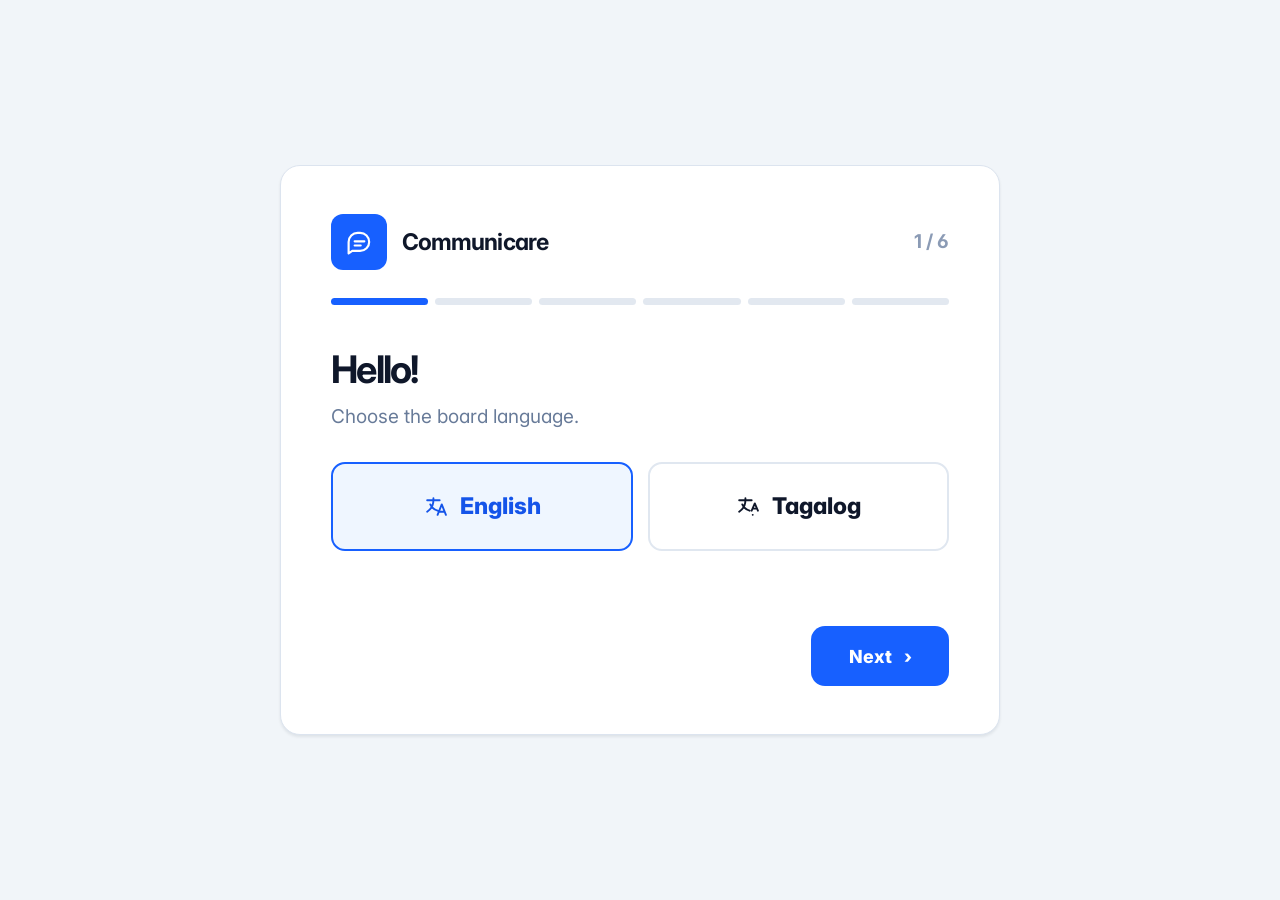
<file: index.html>
<!DOCTYPE html>
<html lang="en">
<head>
<meta charset="utf-8">
<meta name="viewport" content="width=device-width, initial-scale=1, viewport-fit=cover">
<title>COMMUNICARE — Communication Board</title>
<meta name="description" content="Accessible AAC communication board with phrase strip, next-word prediction and bilingual Tagalog/English vocabulary.">
<meta name="theme-color" content="#ffffff">

<link rel="icon" href="data:image/svg+xml,<svg xmlns='http://www.w3.org/2000/svg' viewBox='0 0 32 32'><rect width='32' height='32' rx='8' fill='%232563eb'/><path d='M9 12h14M9 16h14M9 20h9' stroke='white' stroke-width='2.6' stroke-linecap='round'/></svg>">

<link rel="preconnect" href="https://fonts.googleapis.com">
<link rel="preconnect" href="https://fonts.gstatic.com" crossorigin>
<link rel="stylesheet" href="https://fonts.googleapis.com/css2?family=Inter:wght@400;500;600;700&display=swap">

<link rel="stylesheet" href="assets/css/tokens.css">
<link rel="stylesheet" href="assets/css/base.css">
<link rel="stylesheet" href="assets/css/components.css">
<link rel="stylesheet" href="assets/css/board.css">
<link rel="stylesheet" href="assets/css/onboarding.css">
</head>

<body data-age="youth">

<div id="onboarding-root"></div>

<a href="#board-grid" class="u-sr">Skip to symbol grid</a>

<!-- ══════════════════════════════════════════════════ Top navigation ══ -->
<header class="topbar">
  <div class="topbar__in">

    <a class="brand" href="index.html" aria-label="COMMUNICARE home">
      <span class="brand__mark" aria-hidden="true">
        <svg viewBox="0 0 24 24" fill="none" stroke="currentColor" stroke-width="2.4" stroke-linecap="round">
          <path d="M5 4h14a2 2 0 0 1 2 2v10a2 2 0 0 1-2 2h-7l-5 3v-3H5a2 2 0 0 1-2-2V6a2 2 0 0 1 2-2Z"/><path d="m12 14-3.2-3A2 2 0 0 1 11.6 8l.4.5.4-.5a2 2 0 0 1 2.8 3Z"/>
        </svg>
      </span>
      <span class="brand__name">Communicare</span>
    </a>

    <span class="topbar__spacer"></span>

    <div class="topbar__tools">
      <!-- Global control: active location / routine context -->
      <button class="ctx" id="btn-ctx" title="Change location context">
        <span id="ctx-ico"></span>
        <span id="ctx-label">School</span>
        <span class="ctx__meta" id="ctx-meta">Morning</span>
      </button>

      <!-- Global control: Tagalog / English toggle -->
      <div class="segment" role="group" aria-label="Language">
        <button class="segment__btn" id="lang-en" aria-pressed="true" lang="en">English</button>
        <button class="segment__btn" id="lang-tl" aria-pressed="false" lang="fil">Tagalog</button>
      </div>

      <!-- Hold for Settings entry, gated by PIN -->
      <button class="lockbtn" id="btn-lock" title="Press and hold for Hold for Settings" aria-label="Press and hold for Hold for Settings"></button>
    </div>

  </div>
</header>

<!-- ═══════════════════════════════════════════════════════ Board ══ -->
<div class="shell">
  <div class="board">

    <!-- ─────────────────────────────────── Category rail ── -->
    <nav class="rail" id="rail" aria-label="Vocabulary categories"></nav>

    <!-- ─────────────────────────────────── Main column ── -->
    <main class="main">

      <!-- Action toolbar -->
      <!-- Visual phrase strip -->
      <section class="strip" aria-label="Phrase builder">
        <div class="strip__slots" id="strip-slots" aria-live="polite"></div>
        <div class="toolbar">
          <select id="draw-match" class="draw-match-select" aria-label="Select the symbol that best matches your drawing" hidden></select>
          <button class="btn" id="btn-back" aria-label="Delete — remove last symbol"></button>
          <button class="btn" id="btn-clear" aria-label="Clear the whole phrase"></button>
          <button class="btn btn--success" id="btn-speak" aria-label="Speak the phrase aloud"></button>
        </div>
      </section>

      <section class="quick-tools" id="quick-tools" aria-label="Communication mode">
        <div class="mode-switch" id="mode-switch" role="group" aria-label="Choose communication mode">
          <button class="mode-switch__btn is-active" type="button" data-mode="board" aria-pressed="true">Board</button>
          <button class="mode-switch__btn" type="button" data-mode="keyboard" aria-pressed="false">Type a Message</button>
          <button class="mode-switch__btn" type="button" data-mode="drawing" aria-pressed="false">Draw a Symbol</button>
        </div>
        <div id="sentence-tool"><div class="quick-tools__head"><h2>Quick phrases</h2><span>Tap to speak</span></div>
        <div id="quick-phrases" class="quick-phrases"></div></div>
        <section class="tool-panel" id="keyboard-tool" aria-labelledby="keyboard-title" hidden>
          <h2 class="u-sr" id="keyboard-title">Type a message</h2>
          <div class="tool-panel__body"><label class="u-sr" for="type-message">Message to speak</label>
            <textarea id="type-message" rows="2" inputmode="none" placeholder="Type a message"></textarea>
            <div class="virtual-keyboard" id="virtual-keyboard" aria-label="On-screen keyboard"></div>
          </div>
        </section>
        <section class="tool-panel" id="drawing-tool" hidden>
          <h2 class="u-sr" id="drawing-title">Draw a symbol</h2>
          <div class="tool-panel__body draw-tools"><canvas id="draw-pad" width="640" height="320" aria-label="Drawing pad"></canvas>
            <p class="field__hint">Draw a cue, select the symbol that matches it, then review and speak the word.</p>
            <div id="draw-preview" class="draw-preview" aria-live="polite" aria-atomic="true"></div>
          </div>
        </section>
      </section>

      <!-- Dynamic Top-5 prediction bar — deliberately tinted so it never
           reads as part of the main vocabulary grid -->
      <section class="predict" aria-label="Suggested next words">
        <div class="predict__head">
          <span id="predict-ico" aria-hidden="true"></span>
          <span class="u-eyebrow" id="predict-label">Suggestions</span>
        </div>
        <div class="predict__row" id="predict-row"></div>
      </section>

      <!-- Main vocabulary board -->
      <div class="gridwrap">
        <h2 class="u-sr">Symbol grid</h2>
        <div class="board__grid" id="board-grid"></div>
      </div>

    </main>
  </div>
  <p class="arasaac-credit">Pictograms by Sergio Palao, property of the Government of Aragón · Source: <a href="https://arasaac.org" target="_blank" rel="noopener">ARASAAC</a> · <a href="https://arasaac.org/terms-of-use" target="_blank" rel="noopener">CC BY-NC-SA</a></p>
</div>

<!-- ═══════════════════════════════════════════════════ Overlays ══ -->
<div class="toasts" id="toasts" aria-live="polite" aria-atomic="true"></div>
<div id="ctx-root"></div>
<div id="pin-root"></div>

<script src="assets/js/symbols.js"></script>
<script src="assets/js/store.js"></script>
<script src="assets/js/speech.js"></script>
<script src="assets/js/predict.js"></script>
<script src="assets/js/pin.js"></script>
<script src="assets/js/onboarding.js"></script>
<script src="assets/js/board.js"></script>
<script>
  /* Inline the icon markup that lives in JS so there is no render flash. */
  document.getElementById('ctx-ico').innerHTML  = CC.UI.pin;
  document.getElementById('predict-ico').innerHTML = CC.UI.spark;
  document.getElementById('btn-back').innerHTML  = CC.UI.Delete + '<span>Delete</span>';
  document.getElementById('btn-clear').innerHTML = CC.UI.trash + '<span>Clear</span>';
  document.getElementById('btn-speak').innerHTML = CC.UI.speaker + '<span>Speak</span>';
  document.getElementById('btn-lock').innerHTML = CC.UI.lock + '<span id="lock-label">Hold for Settings</span>';
  /* Start the six-step entry flow on every page load, including refreshes.
     Saved profile and board preferences are prefilled by Onboarding.init(). */
  CC.Onboarding.init(function () { CC.Board.init(); });
</script>
</body>
</html>
</file>
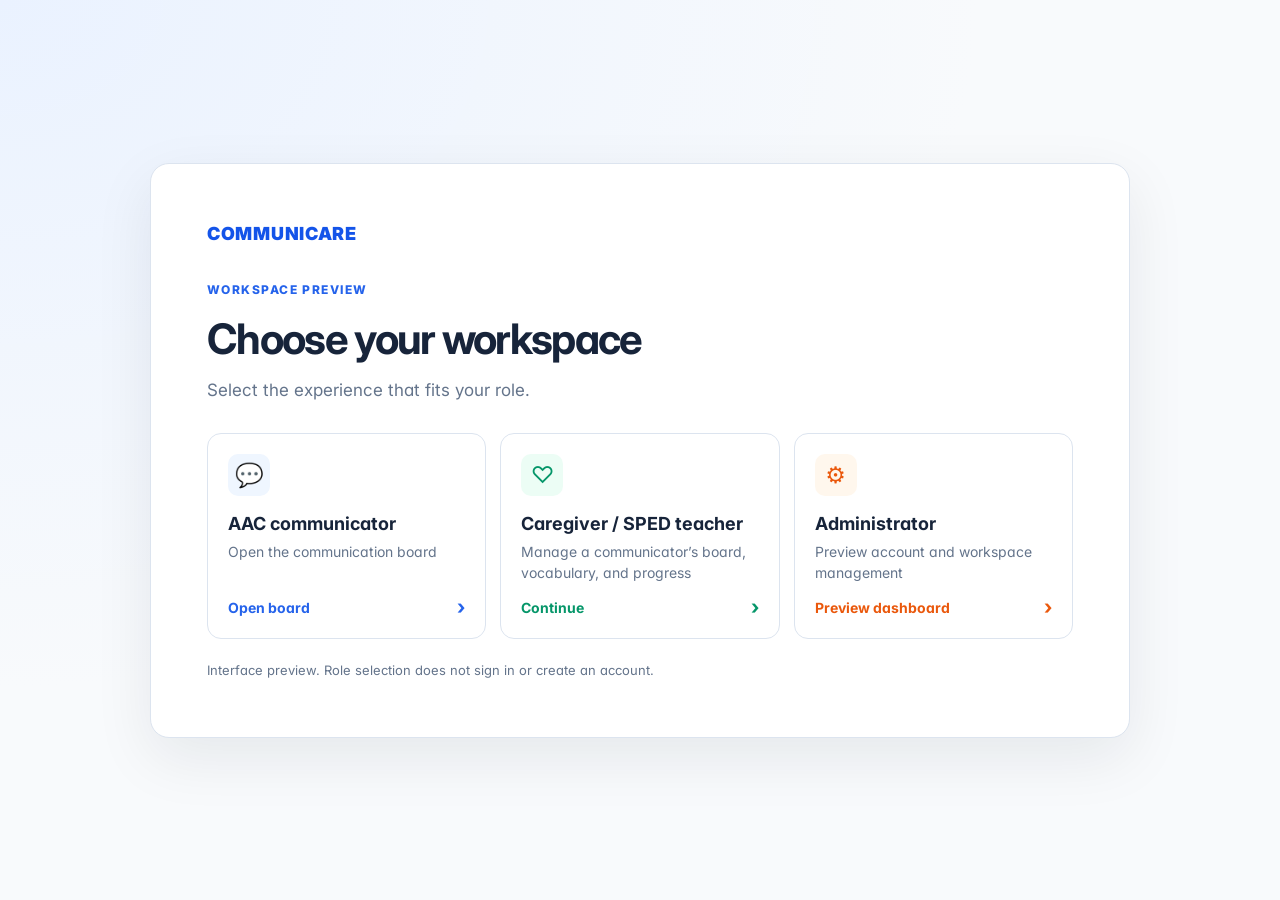
<file: portal.html>
<!DOCTYPE html>
<html lang="en">
<head>
<meta charset="utf-8">
<meta name="viewport" content="width=device-width, initial-scale=1">
<title>COMMUNICARE — Caregiver Portal</title>
<meta name="description" content="Caregiver dashboard for the COMMUNICARE AAC board: performance, profile settings, vocabulary uploads, geofencing and analytics.">
<meta name="theme-color" content="#0f172a">
<meta name="robots" content="noindex">

<link rel="icon" href="data:image/svg+xml,<svg xmlns='http://www.w3.org/2000/svg' viewBox='0 0 32 32'><rect width='32' height='32' rx='8' fill='%230f172a'/><path d='M9 12h14M9 16h14M9 20h9' stroke='white' stroke-width='2.6' stroke-linecap='round'/></svg>">

<link rel="preconnect" href="https://fonts.googleapis.com">
<link rel="preconnect" href="https://fonts.gstatic.com" crossorigin>
<link rel="stylesheet" href="https://fonts.googleapis.com/css2?family=Inter:wght@400;500;600;700&display=swap">

<link rel="stylesheet" href="assets/css/tokens.css">
<link rel="stylesheet" href="assets/css/base.css">
<link rel="stylesheet" href="assets/css/components.css">
<link rel="stylesheet" href="assets/css/portal.css">
</head>

<body>

<section class="role-picker" id="role-picker" aria-labelledby="role-title">
  <div class="role-picker__card">
    <a class="role-picker__brand" href="index.html">COMMUNICARE</a>
    <p class="role-picker__eyebrow">WORKSPACE PREVIEW</p>
    <h1 id="role-title">Choose your workspace</h1>
    <p class="role-picker__intro">Select the experience that fits your role.</p>
    <div class="role-picker__grid">
      <a class="role-choice role-choice--blue" href="index.html"><span aria-hidden="true">💬</span><strong>AAC communicator</strong><small>Open the communication board</small><b>Open board <i>›</i></b></a>
      <button class="role-choice role-choice--green" type="button" data-workspace="caregiver"><span aria-hidden="true">♡</span><strong>Caregiver / SPED teacher</strong><small>Manage a communicator’s board, vocabulary, and progress</small><b>Continue <i>›</i></b></button>
      <button class="role-choice role-choice--orange" type="button" data-workspace="admin"><span aria-hidden="true">⚙</span><strong>Administrator</strong><small>Preview account and workspace management</small><b>Preview dashboard <i>›</i></b></button>
    </div>
    <p class="role-picker__note">Interface preview. Role selection does not sign in or create an account.</p>
  </div>
</section>

<section class="admin-signin" id="admin-signin" hidden aria-labelledby="admin-signin-title">
  <div class="admin-signin__card"><a class="role-picker__brand" href="index.html">COMMUNICARE</a><p class="role-picker__eyebrow">ADMINISTRATOR</p><h1 id="admin-signin-title">Sign in to your workspace</h1><p>Manage Communicare accounts and workspaces.</p>
    <form id="admin-preview-form"><label for="admin-email">Work email</label><input id="admin-email" type="email" autocomplete="username" placeholder="admin@example.org" required><label for="admin-password">Password</label><input id="admin-password" type="password" autocomplete="current-password" placeholder="Enter your password" required><button class="btn btn--primary" type="submit">Sign in</button></form>
    <button type="button" class="admin-signin__back" id="admin-signin-back">← Choose another workspace</button><p class="role-picker__note">Prototype sign-in: fields are required, but credentials are not verified by a server.</p>
  </div>
</section>

<section class="admin-preview" id="admin-preview" hidden aria-labelledby="admin-title">
  <header class="admin-preview__head"><a class="role-picker__brand" href="index.html">COMMUNICARE</a><button type="button" class="btn" id="admin-back">← Choose another workspace</button></header>
  <div class="admin-preview__body">
    <p class="role-picker__eyebrow">ADMINISTRATOR WORKSPACE · UI PREVIEW</p><h1 id="admin-title">Account management</h1><p>Review and manage caregiver and SPED workspaces.</p>
    <div class="admin-preview__stats"><article><span>Workspaces</span><strong id="admin-workspace-count">0</strong></article><article><span>Active accounts</span><strong id="admin-active-count">0</strong></article><article><span>Pending invitations</span><strong id="admin-pending-count">0</strong></article></div>
    <section class="admin-preview__panel"><div class="admin-preview__panel-head"><div><h2>Accounts</h2><p>Add, update, or deactivate demo accounts stored on this device.</p></div><button class="btn btn--primary" type="button" id="admin-add-account">Add account</button></div>
      <div class="admin-preview__table-wrap"><table><thead><tr><th>Name</th><th>Email</th><th>Workspace</th><th>Role</th><th>Status</th><th>Actions</th></tr></thead><tbody id="admin-accounts-body"></tbody></table></div>
    </section>
    <section class="admin-preview__panel admin-activity"><div class="admin-preview__panel-head"><div><h2>Recent activity</h2><p>Sample events across the demo workspaces.</p></div><span class="admin-activity__sample">SAMPLE DATA</span></div>
      <div class="admin-activity__list">
        <article><span class="admin-activity__icon admin-activity__icon--blue">＋</span><div><strong>New caregiver invited</strong><p>Priya Santos · Harbor Family</p></div><time>Today · 9:42 AM</time></article>
        <article><span class="admin-activity__icon admin-activity__icon--green">✓</span><div><strong>Workspace activated</strong><p>Sunrise Learning Center</p></div><time>Today · 8:15 AM</time></article>
        <article><span class="admin-activity__icon admin-activity__icon--purple">↻</span><div><strong>Board profile updated</strong><p>SPED team · Maple Grove School</p></div><time>Yesterday</time></article>
        <article><span class="admin-activity__icon admin-activity__icon--orange">!</span><div><strong>Workspace access deactivated</strong><p>Jordan Kim · Lakeside Clinic</p></div><time>Yesterday</time></article>
      </div>
    </section>
    <p class="role-picker__note">Demo account data is stored in this browser only. This prototype does not provide secure authentication or shared account management.</p>
  </div>
</section>

<dialog class="admin-account-dialog" id="admin-account-dialog" aria-labelledby="admin-account-title">
  <form id="admin-account-form" class="admin-account-form">
    <div class="admin-account-form__head"><div><h2 id="admin-account-title">Add account</h2><p>Set up a caregiver or SPED workspace.</p></div><button class="btn" type="button" id="admin-account-close">Close</button></div>
    <input type="hidden" id="admin-account-id">
    <label for="admin-account-name">Account holder name</label><input id="admin-account-name" name="name" required maxlength="80">
    <label for="admin-account-email">Email address</label><input id="admin-account-email" name="email" type="email" required maxlength="120">
    <label for="admin-account-workspace">Workspace name</label><input id="admin-account-workspace" name="workspace" required maxlength="80">
    <div class="admin-account-form__row"><label for="admin-account-role">Role<select id="admin-account-role" name="role"><option>Caregiver</option><option>SPED teacher</option></select></label><label for="admin-account-status">Status<select id="admin-account-status" name="status"><option>Active</option><option>Invitation pending</option><option>Inactive</option></select></label></div>
    <p class="admin-account-error" id="admin-account-error" role="alert" hidden></p>
    <div class="admin-account-form__actions"><button class="btn" type="button" id="admin-account-cancel">Cancel</button><button class="btn btn--primary" type="submit">Save account</button></div>
  </form>
</dialog>

<div class="portal" id="caregiver-portal" hidden>

  <!-- ══════════════════════════════════════════════ Dark nav rail ══ -->
  <nav class="pnav" id="pnav" aria-label="Caregiver and SPED teacher portal">
    <div class="pnav__brand">
      <span class="pnav__mark" aria-hidden="true">
        <svg viewBox="0 0 24 24" fill="none" stroke="currentColor" stroke-width="2.4" stroke-linecap="round">
          <path d="M5 5.5h14a2 2 0 012 2v9a2 2 0 01-2 2h-8l-5 3v-5H5a2 2 0 01-2-2v-7a2 2 0 012-2z"/>
          <path d="M12 15s-4-2.4-4-5a2.2 2.2 0 014-1.2A2.2 2.2 0 0116 10c0 2.6-4 5-4 5z"/>
        </svg>
      </span>
      <span class="pnav__brand-copy"><span class="pnav__name">COMMUNICARE</span><span class="pnav__sub">CAREGIVER PORTAL</span></span>
    </div>

    <hr class="pnav__rule">

    <div class="pnav__list">
      <span class="pnav__group-label">Overview</span>
      <a class="navlink" href="#dashboard" data-view="dashboard" aria-current="page"><span data-ico="dash"></span>Dashboard</a>
      <span class="pnav__group-label">Communicator</span>
      <a class="navlink" href="#profile" data-view="profile"><span data-ico="user"></span>Profile</a>
      <span class="pnav__group-label">Board setup</span>
      <a class="navlink" href="#vocabulary" data-view="vocabulary"><span data-ico="book"></span>Vocabulary</a>
      <a class="navlink" href="#settings" data-view="settings"><span data-ico="settings"></span>Settings</a>
      <a class="navlink" href="#geofencing" data-view="geofencing"><span data-ico="pin2"></span>Geofencing</a>
      <span class="pnav__group-label">Insights</span>
      <a class="navlink" href="#analytics" data-view="analytics"><span data-ico="chart"></span>Analytics</a>
    </div>

    <div class="pnav__foot">
      <hr class="pnav__rule">
      <div class="pnav__list">
        <a class="navlink navlink--danger" href="index.html" id="pnav-logout" aria-label="Lock Portal" title="Lock Portal"><span data-ico="lock"></span>Lock Portal</a>
      </div>
    </div>
  </nav>

  <!-- ═════════════════════════════════════════════════════ Page ══ -->
  <main class="ppage">

    <header class="phead">
      <div class="phead__row">
        <div class="phead__copy">
          <h1 id="page-title"><span class="phead__icon" id="page-icon" aria-hidden="true">🏠</span>Dashboard ng Tagapag-alaga</h1>
          <p id="page-sub">Buod ng komunikasyon ni Jems.</p>
        </div>
        <div class="phead__actions" id="page-actions"></div>
      </div>
      <div class="phead__rule"></div>
    </header>

    <div class="pbody">
      <div class="view" id="view-dashboard"  role="region" aria-label="Dashboard"></div>
      <div class="view" id="view-profile"   role="region" aria-label="Communicator profile" hidden></div>
      <div class="view" id="view-settings"   role="region" aria-label="Caregiver and board settings" hidden></div>
      <div class="view" id="view-vocabulary" role="region" aria-label="Custom vocabulary" hidden></div>
      <div class="view" id="view-geofencing" role="region" aria-label="Geofencing" hidden></div>
      <div class="view" id="view-analytics"  role="region" aria-label="Analytics" hidden></div>
    </div>

  </main>
</div>

<div class="toasts" id="toasts" aria-live="polite" aria-atomic="true"></div>
<div id="pin-root"></div>

<script src="assets/js/symbols.js"></script>
<script src="assets/js/store.js"></script>
<script src="assets/js/speech.js"></script>
<script src="assets/js/predict.js"></script>
<script src="assets/js/pin.js"></script>
<script src="assets/js/portal.js"></script>
<script>
  /* Icon markup lives in symbols.js so it stays in one place. */
  document.querySelectorAll('[data-ico]').forEach(function (n) {
    n.innerHTML = CC.UI[n.dataset.ico] || '';
  });

  /* Task 3 — the portal is gated behind a 4-digit PIN. */
  /* Role selection is a UI prototype; the local caregiver portal still uses its PIN gate. */
  document.querySelectorAll('[data-workspace]').forEach(function (button) {
    button.addEventListener('click', function () {
      if (button.dataset.workspace === 'admin') {
        document.getElementById('role-picker').hidden = true;
        document.getElementById('admin-signin').hidden = false;
        return;
      }
      document.getElementById('role-picker').hidden = true;
      document.getElementById('caregiver-portal').hidden = false;
      document.querySelector('.pnav__sub').textContent = 'CAREGIVER / SPED TEACHER PORTAL';
      CC.Pin.mount();
      CC.Pin.open(function () { CC.Portal.init(); });
    });
  });
  document.getElementById('admin-back').addEventListener('click', function () {
    document.getElementById('admin-preview').hidden = true;
    document.getElementById('role-picker').hidden = false;
  });
  document.getElementById('admin-signin-back').addEventListener('click', function () {
    document.getElementById('admin-signin').hidden = true;
    document.getElementById('role-picker').hidden = false;
  });
  document.getElementById('admin-preview-form').addEventListener('submit', function (event) {
    event.preventDefault();
    renderAdminAccounts();
    document.getElementById('admin-signin').hidden = true;
    document.getElementById('admin-preview').hidden = false;
  });

  var ADMIN_ACCOUNTS_KEY = 'communicare.admin.accounts.v1';
  var ADMIN_SAMPLE_ACCOUNTS = [
    { id: 'sample-alex', name: 'Alex Rivera', email: 'alex@example.org', workspace: 'Rivera family', role: 'Caregiver', status: 'Active' },
    { id: 'sample-jamie', name: 'Jamie Lee', email: 'jamie@example.org', workspace: 'Bright Path School', role: 'SPED teacher', status: 'Active' },
    { id: 'sample-sam', name: 'Sam Taylor', email: 'sam@example.org', workspace: 'Northside Clinic', role: 'Caregiver', status: 'Invitation pending' },
    { id: 'sample-priya', name: 'Priya Santos', email: 'priya@example.org', workspace: 'Harbor Family', role: 'Caregiver', status: 'Invitation pending' },
    { id: 'sample-morgan', name: 'Morgan Chen', email: 'morgan@example.org', workspace: 'Maple Grove School', role: 'SPED teacher', status: 'Active' },
    { id: 'sample-jordan', name: 'Jordan Kim', email: 'jordan@example.org', workspace: 'Lakeside Clinic', role: 'SPED teacher', status: 'Inactive' },
    { id: 'sample-casey', name: 'Casey Brown', email: 'casey@example.org', workspace: 'Sunrise Learning Center', role: 'SPED teacher', status: 'Active' }
  ];
  var adminAccountDialog = document.getElementById('admin-account-dialog');
  var adminAccountsMemory = null;
  function getAdminAccounts() {
    try {
      var saved = localStorage.getItem(ADMIN_ACCOUNTS_KEY);
      if (saved) {
        var parsed = JSON.parse(saved);
        if (Array.isArray(parsed)) {
          var changed = false;
          ADMIN_SAMPLE_ACCOUNTS.forEach(function (sample) {
            if (!parsed.some(function (account) { return account.id === sample.id; })) { parsed.push(Object.assign({}, sample)); changed = true; }
          });
          adminAccountsMemory = parsed;
          if (changed) localStorage.setItem(ADMIN_ACCOUNTS_KEY, JSON.stringify(parsed));
          return parsed;
        }
      }
      if (!adminAccountsMemory) adminAccountsMemory = ADMIN_SAMPLE_ACCOUNTS.map(function (account) { return Object.assign({}, account); });
      localStorage.setItem(ADMIN_ACCOUNTS_KEY, JSON.stringify(adminAccountsMemory));
    } catch (error) {
      if (!adminAccountsMemory) adminAccountsMemory = ADMIN_SAMPLE_ACCOUNTS.map(function (account) { return Object.assign({}, account); });
    }
    return adminAccountsMemory;
  }
  function escapeAdminText(value) {
    return String(value || '').replace(/[&<>"']/g, function (character) {
      return { '&': '&amp;', '<': '&lt;', '>': '&gt;', '"': '&quot;', "'": '&#39;' }[character];
    });
  }
  function renderAdminAccounts() {
    var accounts = getAdminAccounts();
    var body = document.getElementById('admin-accounts-body');
    var active = accounts.filter(function (account) { return account.status === 'Active'; }).length;
    var pending = accounts.filter(function (account) { return account.status === 'Invitation pending'; }).length;
    var workspaces = {};
    accounts.forEach(function (account) { workspaces[String(account.workspace || '').toLowerCase()] = true; });
    document.getElementById('admin-workspace-count').textContent = Object.keys(workspaces).length;
    document.getElementById('admin-active-count').textContent = active;
    document.getElementById('admin-pending-count').textContent = pending;
    body.innerHTML = accounts.length ? accounts.map(function (account) {
      var statusClass = account.status === 'Active' ? '' : account.status === 'Inactive' ? ' admin-status--inactive' : ' admin-status--pending';
      return '<tr><td>' + escapeAdminText(account.name) + '</td><td>' + escapeAdminText(account.email) + '</td><td>' + escapeAdminText(account.workspace) + '</td><td>' + escapeAdminText(account.role) + '</td><td><span class="admin-status' + statusClass + '">' + escapeAdminText(account.status) + '</span></td><td class="admin-account-actions"><button class="btn btn--sm" type="button" data-account-edit="' + escapeAdminText(account.id) + '">Edit</button><button class="btn btn--sm" type="button" data-account-delete="' + escapeAdminText(account.id) + '">Delete</button></td></tr>';
    }).join('') : '<tr><td colspan="6" class="admin-accounts-empty">No accounts yet. Add an account to get started.</td></tr>';
  }
  function openAdminAccount(account) {
    var form = document.getElementById('admin-account-form');
    form.reset();
    document.getElementById('admin-account-error').hidden = true;
    document.getElementById('admin-account-id').value = account ? account.id : '';
    document.getElementById('admin-account-name').value = account ? account.name : '';
    document.getElementById('admin-account-email').value = account ? account.email : '';
    document.getElementById('admin-account-workspace').value = account ? account.workspace : '';
    document.getElementById('admin-account-role').value = account ? account.role : 'Caregiver';
    document.getElementById('admin-account-status').value = account ? account.status : 'Invitation pending';
    document.getElementById('admin-account-title').textContent = account ? 'Edit account' : 'Add account';
    adminAccountDialog.showModal();
    document.getElementById('admin-account-name').focus({ preventScroll: true });
  }
  document.getElementById('admin-add-account').addEventListener('click', function () { openAdminAccount(null); });
  document.getElementById('admin-account-close').addEventListener('click', function () { adminAccountDialog.close(); });
  document.getElementById('admin-account-cancel').addEventListener('click', function () { adminAccountDialog.close(); });
  adminAccountDialog.addEventListener('click', function (event) { if (event.target === adminAccountDialog) adminAccountDialog.close(); });
  document.getElementById('admin-accounts-body').addEventListener('click', function (event) {
    var editButton = event.target.closest('[data-account-edit]');
    var deleteButton = event.target.closest('[data-account-delete]');
    var accounts = getAdminAccounts();
    if (editButton) {
      var account = accounts.filter(function (item) { return item.id === editButton.dataset.accountEdit; })[0];
      if (account) openAdminAccount(account);
    }
    if (deleteButton) {
      var accountToDelete = accounts.filter(function (item) { return item.id === deleteButton.dataset.accountDelete; })[0];
      if (accountToDelete && window.confirm('Delete the account for ' + accountToDelete.name + '?')) {
        accounts = accounts.filter(function (item) { return item.id !== accountToDelete.id; });
        adminAccountsMemory = accounts;
        try { localStorage.setItem(ADMIN_ACCOUNTS_KEY, JSON.stringify(accounts)); } catch (error) { /* continue with this page */ }
        renderAdminAccounts();
      }
    }
  });
  document.getElementById('admin-account-form').addEventListener('submit', function (event) {
    event.preventDefault();
    var accounts = getAdminAccounts();
    var id = document.getElementById('admin-account-id').value;
    var email = document.getElementById('admin-account-email').value.trim();
    var duplicate = accounts.some(function (account) { return account.email.toLowerCase() === email.toLowerCase() && account.id !== id; });
    var error = document.getElementById('admin-account-error');
    if (duplicate) { error.textContent = 'An account already uses this email address.'; error.hidden = false; return; }
    var account = {
      id: id || 'account-' + Date.now().toString(36),
      name: document.getElementById('admin-account-name').value.trim(),
      email: email,
      workspace: document.getElementById('admin-account-workspace').value.trim(),
      role: document.getElementById('admin-account-role').value,
      status: document.getElementById('admin-account-status').value
    };
    var index = accounts.findIndex(function (item) { return item.id === id; });
    if (index < 0) accounts.unshift(account); else accounts[index] = account;
    adminAccountsMemory = accounts;
    try { localStorage.setItem(ADMIN_ACCOUNTS_KEY, JSON.stringify(accounts)); } catch (storageError) { /* page remains usable for this session */ }
    adminAccountDialog.close();
    renderAdminAccounts();
  });
</script>
</body>
</html>
</file>
<file: assets/css/tokens.css>
/* =========================================================================
   COMMUNICARE â€” Design Tokens
   Single source of truth. Every value below was measured from the Figma
   reference (1.png / 2.png) so the build is pixel-faithful, not eyeballed.
   ========================================================================= */

:root {
  /* ---------- Colour: neutrals (slate) ---------- */
  --c-canvas:        #f8fafc;   /* app background           */
  --c-surface:       #ffffff;   /* cards, header            */
  --c-surface-sunk:  #f1f5f9;   /* inset / track            */
  --c-line:          #e2e8f0;   /* hairline borders         */
  --c-line-strong:   #cbd5e1;   /* emphasised borders       */
  --c-ink:           #0f172a;   /* headings, primary text   */
  --c-ink-2:         #334155;   /* body-strong              */
  --c-ink-3:         #64748b;   /* secondary text           */
  --c-ink-4:         #94a3b8;   /* tertiary / placeholder   */
  --c-ink-invert:    #ffffff;

  /* ---------- Colour: brand (blue) ---------- */
  --c-primary:       #2563eb;
  --c-primary-hover: #1d4ed8;
  --c-primary-press: #1e40af;
  --c-primary-soft:  #eff6ff;
  --c-primary-soft-2:#dbeafe;
  --c-primary-line:  #bfdbfe;
  --c-focus:         #2563eb;

  /* ---------- Colour: status ---------- */
  --c-success:       #16a34a;   /* Speak, Online, Inside zone */
  --c-success-dark:  #15803d;
  --c-success-soft:  #ecfdf3;
  --c-success-line:  #a7f3d0;

  --c-warn:          #d97706;
  --c-warn-soft:     #fffbeb;
  --c-warn-line:     #fcd34d;

  --c-danger:        #dc2626;
  --c-danger-soft:   #fef2f2;

  /* ---------- Colour: dark rail ---------- */
  --c-rail:          #0f172a;
  --c-rail-hover:    #1e293b;
  --c-rail-line:     #1e293b;
  --c-rail-ink:      #cbd5e1;
  --c-rail-ink-dim:  #64748b;

  /* ---------- Typography ---------- */
  --font-sans: "Inter", "Segoe UI", system-ui, -apple-system,
               "Helvetica Neue", Arial, "Noto Sans", sans-serif;
  --font-mono: "SFMono-Regular", ui-monospace, "JetBrains Mono",
               Menlo, Consolas, monospace;

  /* Type scale â€” sizes in px, weights 400/500/600/700 */
  --t-eyebrow:  13px;  /* uppercase section labels  */
  --t-xs:       12px;  /* table headers, meta       */
  --t-sm:       13px;
  --t-base:     15px;  /* body, stat labels         */
  --t-md:       16px;  /* nav, category items       */
  --t-lg:       17px;  /* card titles               */
  --t-xl:       19px;  /* prediction chips, TL label*/
  --t-2xl:      22px;  /* section titles            */
  --t-3xl:      30px;  /* page title                */
  --t-stat:     34px;  /* stat values               */

  --lh-tight:   1.2;
  --lh-snug:     1.35;
  --lh-normal:   1.5;

  --ls-eyebrow:  0.08em;
  --ls-tight:    -0.015em;

  /* ---------- Spacing â€” 4px base grid ---------- */
  --s-1:  4px;   --s-2:  8px;   --s-3:  12px;  --s-4:  16px;
  --s-5:  20px;  --s-6:  24px;  --s-7:  32px;  --s-8:  40px;
  --s-9:  48px;  --s-10: 64px;

  /* ---------- Radii ---------- */
  --r-xs:   4px;
  --r-sm:   5px;
  --r-md:   8px;
  --r-lg:   11px;
  --r-xl:   14px;
  --r-pill: 12px;

  /* ---------- Elevation â€” deliberately subtle; the design leans on
                 hairlines rather than shadows ---------- */
  --e-1: 0 1px 2px rgba(15, 23, 42, 0.05);
  --e-2: 0 1px 3px rgba(15, 23, 42, 0.07), 0 1px 2px rgba(15, 23, 42, 0.04);
  --e-3: 0 10px 24px -8px rgba(15, 23, 42, 0.16),
        0 4px 8px -4px rgba(15, 23, 42, 0.08);
  --e-4: 0 24px 56px -16px rgba(15, 23, 42, 0.26);
  --ring: 0 0 0 3px rgba(37, 99, 235, 0.32);

  /* ---------- Motion ---------- */
  --ease: cubic-bezier(0.2, 0.8, 0.2, 1);
  --ease-out: cubic-bezier(0.16, 1, 0.3, 1);
  --t-fast: 110ms;
  --t-base: 170ms;
  --t-slow: 280ms;

  /* ---------- Layout skeleton (measured) ---------- */
  --shell-max:  1554px;   /* board content  135 â†’ 1689 */
  --gutter:     24px;
  --topbar-h:   81px;     /* header height incl. border */

  --rail-w:     293px;    /* board category rail */
  --rail-gap:   23px;

  --portal-rail-w: 261px;
  --portal-pad:    37px;

  /* Grid density presets â€” Task 2 */
  --cols:  4;            /* Youth default, matches 2.png */
  --gap:   20px;
  --card-h: 174px;
  --sym:   76px;         /* illustration size */
}
</file>
<file: assets/css/base.css>
/* =========================================================================
   COMMUNICARE â€” Reset & base typography
   ========================================================================= */

*, *::before, *::after { box-sizing: border-box; }

html { -webkit-text-size-adjust: 100%; }

body {
  margin: 0;
  font-family: var(--font-sans);
  font-size: var(--t-base);
  line-height: var(--lh-normal);
  color: var(--c-ink);
  background: var(--c-canvas);
  -webkit-font-smoothing: antialiased;
  -moz-osx-font-smoothing: grayscale;
  font-feature-settings: "cv11", "ss01";
  text-rendering: optimizeLegibility;
}

h1, h2, h3, h4, p, figure, ul, ol, dl, dd { margin: 0; }
ul, ol { padding: 0; list-style: none; }

img, svg { display: block; max-width: 100%; }

button, input, select, textarea {
  font: inherit;
  color: inherit;
  margin: 0;
}

button { background: none; border: 0; cursor: pointer; }

a { color: var(--c-primary); text-decoration: none; }
a:hover { text-decoration: underline; }

table { border-collapse: collapse; width: 100%; }

/* ---------- Focus: one consistent, always-visible ring ---------- */
:focus { outline: none; }
:focus-visible {
  outline: 2px solid var(--c-focus);
  outline-offset: 2px;
  border-radius: var(--r-xs);
}

/* ---------- Utility text roles ---------- */
.u-eyebrow {
  font-size: var(--t-eyebrow);
  font-weight: 700;
  letter-spacing: var(--ls-eyebrow);
  text-transform: uppercase;
  color: var(--c-ink-3);
  line-height: var(--lh-tight);
}
.u-label {
  font-size: var(--t-xs);
  font-weight: 600;
  letter-spacing: var(--ls-eyebrow);
  text-transform: uppercase;
  color: var(--c-ink-3);
}
.u-muted { color: var(--c-ink-3); }
.u-mono  { font-family: var(--font-mono); font-size: var(--t-base); }
.u-truncate { overflow: hidden; text-overflow: ellipsis; white-space: nowrap; }
.u-sr {
  position: absolute; width: 1px; height: 1px; padding: 0; margin: -1px;
  overflow: hidden; clip: rect(0 0 0 0); white-space: nowrap; border: 0;
}

/* ---------- Scrollbars: quiet, matches the neutral palette ---------- */
* { scrollbar-width: thin; scrollbar-color: var(--c-line-strong) transparent; }
*::-webkit-scrollbar { width: 10px; height: 10px; }
*::-webkit-scrollbar-track { background: transparent; }
*::-webkit-scrollbar-thumb {
  background: var(--c-line-strong);
  border: 3px solid var(--c-canvas);
  border-radius: var(--r-pill);
}
*::-webkit-scrollbar-thumb:hover { background: var(--c-ink-4); }

@media (prefers-reduced-motion: reduce) {
  *, *::before, *::after {
    animation-duration: 0.01ms !important;
    animation-iteration-count: 1 !important;
    transition-duration: 0.01ms !important;
    scroll-behavior: auto !important;
  }
}
</file>
<file: assets/css/components.css>
/* =========================================================================
   COMMUNICARE â€” Component library
   Buttons Â· Pills Â· Cards Â· Segmented control Â· Table Â· Modal Â· Keypad
   ========================================================================= */

/* ---------------------------------------------------------------- Card -- */
.card {
  background: var(--c-surface);
  border: 1px solid var(--c-line);
  border-radius: var(--r-lg);
  box-shadow: var(--e-1);
}
.card__head {
  display: flex;
  align-items: center;
  gap: var(--s-3);
  padding: var(--s-5) var(--s-6) 0;
}
.card__title {
  font-size: var(--t-lg);
  font-weight: 600;
  letter-spacing: var(--ls-tight);
  color: var(--c-ink);
}
.card__body { padding: var(--s-5) var(--s-6) var(--s-6); }
.card__rule {
  height: 1px;
  background: var(--c-line);
  border: 0;
  margin: var(--s-5) 0 0;
}

/* -------------------------------------------------------------- Button -- */
.btn {
  display: inline-flex;
  align-items: center;
  justify-content: center;
  gap: var(--s-2);
  height: 52px;
  padding: 0 var(--s-5);
  border-radius: var(--r-md);
  border: 1px solid var(--c-line);
  background: var(--c-surface);
  color: var(--c-ink);
  font-size: var(--t-md);
  font-weight: 600;
  letter-spacing: var(--ls-tight);
  white-space: nowrap;
  cursor: pointer;
  transition: background var(--t-fast) var(--ease),
              border-color var(--t-fast) var(--ease),
              color var(--t-fast) var(--ease),
              transform var(--t-fast) var(--ease),
              box-shadow var(--t-fast) var(--ease);
}
.btn:hover:not(:disabled) { background: var(--c-surface-sunk); border-color: var(--c-line-strong); }
.btn:active:not(:disabled) { transform: translateY(1px); }
.btn:disabled { opacity: 0.42; cursor: not-allowed; }
.btn svg { width: 20px; height: 20px; flex: none; }

.btn--primary {
  background: var(--c-primary);
  border-color: var(--c-primary);
  color: var(--c-ink-invert);
}
.btn--primary:hover:not(:disabled) { background: var(--c-primary-hover); border-color: var(--c-primary-hover); }
.btn--primary:active:not(:disabled) { background: var(--c-primary-press); }

.btn--success {
  background: var(--c-success);
  border-color: var(--c-success);
  color: var(--c-ink-invert);
}
.btn--success:hover:not(:disabled) { background: var(--c-success-dark); border-color: var(--c-success-dark); }

.btn--ghost { background: transparent; border-color: transparent; color: var(--c-ink-3); }
.btn--ghost:hover:not(:disabled) { background: var(--c-surface-sunk); color: var(--c-ink); }

.btn--sm { height: 36px; padding: 0 var(--s-3); font-size: var(--t-base); border-radius: var(--r-sm); }
.btn--sm svg { width: 16px; height: 16px; }
.btn--icon { width: 52px; padding: 0; }
.btn--icon.btn--sm { width: 36px; }

/* ---------------------------------------------------------------- Pill -- */
.pill {
  display: inline-flex;
  align-items: center;
  gap: var(--s-2);
  height: 32px;
  padding: 0 var(--s-3);
  border-radius: var(--r-pill);
  border: 1px solid var(--c-line);
  background: var(--c-surface);
  font-size: var(--t-sm);
  font-weight: 600;
  color: var(--c-ink-2);
  white-space: nowrap;
}
.pill svg { width: 14px; height: 14px; flex: none; }
.pill__dot { width: 8px; height: 8px; border-radius: 50%; background: currentColor; flex: none; }

.pill--success { background: var(--c-success-soft); border-color: var(--c-success-line); color: var(--c-success-dark); }
.pill--warn    { background: var(--c-warn-soft);    border-color: var(--c-warn-line);    color: var(--c-warn); }
.pill--info    { background: var(--c-primary-soft);  border-color: var(--c-primary-line); color: var(--c-primary); }
.pill--muted   { background: var(--c-surface-sunk);  border-color: var(--c-line);         color: var(--c-ink-3); }

/* --------------------------------------------------------------- Badge -- */
.badge {
  display: inline-flex;
  align-items: center;
  height: 28px;
  padding: 0 var(--s-3);
  border-radius: var(--r-pill);
  background: var(--c-primary-soft);
  border: 1px solid var(--c-primary-line);
  color: var(--c-primary);
  font-size: var(--t-xs);
  font-weight: 700;
  letter-spacing: var(--ls-eyebrow);
  text-transform: uppercase;
  white-space: nowrap;
}

/* --------------------------------------------- Segmented control (EN/TL) -- */
.segment {
  display: inline-flex;
  padding: 3px;
  height: 48px;
  border: 1px solid var(--c-line);
  border-radius: var(--r-md);
  background: var(--c-surface);
  flex: none;
}
.segment__btn {
  display: inline-flex;
  align-items: center;
  justify-content: center;
  min-width: 112px;
  padding: 0 var(--s-4);
  border-radius: 6px;
  font-size: var(--t-md);
  font-weight: 600;
  letter-spacing: var(--ls-tight);
  color: var(--c-ink-3);
  transition: background var(--t-fast) var(--ease),
              color var(--t-fast) var(--ease);
}
.segment__btn:hover { color: var(--c-ink); background: var(--c-surface-sunk); }
.segment__btn[aria-pressed="true"] {
  background: var(--c-primary);
  color: var(--c-ink-invert);
}
.segment__btn[aria-pressed="true"]:hover { background: var(--c-primary-hover); }

/* --------------------------------------------------------------- Table -- */
.tbl { font-size: var(--t-base); }
.tbl thead th {
  text-align: left;
  padding: var(--s-3) var(--s-3);
  font-size: var(--t-xs);
  font-weight: 600;
  letter-spacing: var(--ls-eyebrow);
  text-transform: uppercase;
  color: var(--c-ink-3);
  border-bottom: 1px solid var(--c-line);
  white-space: nowrap;
}
.tbl tbody td {
  padding: var(--s-3) var(--s-3);
  color: var(--c-ink-2);
  border-bottom: 1px solid var(--c-line);
  vertical-align: middle;
}
.tbl tbody tr:last-child td { border-bottom: 0; }
.tbl tbody tr:hover { background: var(--c-canvas); }
.tbl td:first-child, .tbl th:first-child { padding-left: 0; }
.tbl td:last-child,  .tbl th:last-child  { padding-right: 0; }

/* Avatar / identity cell */
.who { display: flex; align-items: center; gap: var(--s-3); }
.who__av {
  width: 36px; height: 36px;
  border-radius: 50%;
  display: grid; place-items: center;
  background: var(--c-primary-soft);
  color: var(--c-primary);
  font-weight: 700; font-size: var(--t-sm);
  flex: none;
}
.who__name { font-weight: 600; color: var(--c-ink); }
.who__sub  { font-size: var(--t-xs); color: var(--c-ink-3); }

/* --------------------------------------------------------------- Modal -- */
.scrim {
  position: fixed;
  inset: 0;
  background: rgba(15, 23, 42, 0.55);
  backdrop-filter: blur(3px);
  display: grid;
  place-items: center;
  padding: var(--s-5);
  z-index: 90;
  animation: fade var(--t-base) var(--ease) both;
}
.modal {
  width: 100%;
  max-width: 400px;
  background: var(--c-surface);
  border-radius: var(--r-xl);
  box-shadow: var(--e-4);
  padding: var(--s-7);
  animation: pop var(--t-slow) var(--ease-out) both;
}
.modal__title { font-size: var(--t-2xl); font-weight: 700; letter-spacing: var(--ls-tight); }
.modal__sub { margin-top: var(--s-2); font-size: var(--t-base); color: var(--c-ink-3); }
.modal__foot { margin-top: var(--s-6); display: flex; gap: var(--s-3); justify-content: flex-end; }

@keyframes fade { from { opacity: 0 } to { opacity: 1 } }
@keyframes pop  { from { opacity: 0; transform: translateY(10px) scale(.985) } to { opacity: 1; transform: none } }

/* -------------------------------------------------------------- Keypad -- */
.keypad { margin-top: var(--s-6); }
.keypad__dots { display: flex; justify-content: center; gap: var(--s-4); margin-bottom: var(--s-6); }
.keypad__dot {
  width: 14px; height: 14px;
  border-radius: 50%;
  border: 2px solid var(--c-line-strong);
  background: transparent;
  transition: background var(--t-fast) var(--ease),
              border-color var(--t-fast) var(--ease),
              transform var(--t-fast) var(--ease);
}
.keypad__dot.is-on { background: var(--c-primary); border-color: var(--c-primary); }
.keypad.is-error .keypad__dot { border-color: var(--c-danger); }
.keypad.is-error .keypad__dots { animation: shake 380ms var(--ease); }

.keypad__grid {
  display: grid;
  grid-template-columns: repeat(3, 1fr);
  gap: var(--s-3);
}
.key {
  height: 66px;
  border-radius: var(--r-md);
  border: 1px solid var(--c-line);
  background: var(--c-surface);
  font-size: var(--t-2xl);
  font-weight: 600;
  color: var(--c-ink);
  display: grid;
  place-items: center;
  transition: background var(--t-fast) var(--ease),
              transform var(--t-fast) var(--ease);
}
.key:hover { background: var(--c-surface-sunk); }
.key:active { transform: translateY(1px); background: var(--c-primary-soft); }
.key--fn { background: var(--c-canvas); }
.key--fn:hover { background: var(--c-surface-sunk); }
.key--fn svg { width: 22px; height: 22px; color: var(--c-ink-3); }
.key--go { background: var(--c-primary); border-color: var(--c-primary); color: #fff; }
.key--go:hover { background: var(--c-primary-hover); }

@keyframes shake {
  0%,100% { transform: translateX(0) }
  20% { transform: translateX(-7px) }
  40% { transform: translateX(6px) }
  60% { transform: translateX(-4px) }
  80% { transform: translateX(3px) }
}

/* --------------------------------------------------------------- Field -- */
.field { display: block; margin-bottom: var(--s-5); }
.field__label {
  display: block;
  font-size: var(--t-sm);
  font-weight: 600;
  color: var(--c-ink-2);
  margin-bottom: var(--s-2);
}
.field__hint { font-size: var(--t-xs); color: var(--c-ink-3); margin-top: var(--s-2); }
.input, .select, .textarea {
  width: 100%;
  height: 46px;
  padding: 0 var(--s-3);
  border: 1px solid var(--c-line-strong);
  border-radius: var(--r-sm);
  background: var(--c-surface);
  font-size: var(--t-base);
  transition: border-color var(--t-fast) var(--ease), box-shadow var(--t-fast) var(--ease);
}
.textarea { height: auto; padding: var(--s-3); resize: vertical; min-height: 88px; }
.input:hover, .select:hover, .textarea:hover { border-color: var(--c-ink-4); }
.input:focus, .select:focus, .textarea:focus {
  border-color: var(--c-primary);
  box-shadow: var(--ring);
  outline: none;
}
.input::placeholder, .textarea::placeholder { color: var(--c-ink-4); }

.select {
  appearance: none;
  padding-right: var(--s-8);
  background-image: url("data:image/svg+xml;utf8,<svg xmlns='http://www.w3.org/2000/svg' viewBox='0 0 20 20' fill='none' stroke='%2364748b' stroke-width='2' stroke-linecap='round'><path d='M6 8l4 4 4-4'/></svg>");
  background-repeat: no-repeat;
  background-position: right var(--s-3) center;
  background-size: 18px;
  cursor: pointer;
}

/* Choice cards â€” used for age group / density pickers */
.choices { display: grid; gap: var(--s-3); }
.choice {
  display: flex;
  align-items: flex-start;
  gap: var(--s-3);
  padding: var(--s-4);
  border: 1px solid var(--c-line-strong);
  border-radius: var(--r-md);
  background: var(--c-surface);
  text-align: left;
  cursor: pointer;
  transition: border-color var(--t-fast) var(--ease),
              background var(--t-fast) var(--ease),
              box-shadow var(--t-fast) var(--ease);
}
.choice:hover { border-color: var(--c-primary-line); background: var(--c-primary-soft); }
.choice[aria-pressed="true"] {
  border-color: var(--c-primary);
  background: var(--c-primary-soft);
  box-shadow: inset 0 0 0 1px var(--c-primary);
}
.choice__mark {
  width: 22px; height: 22px;
  border-radius: 50%;
  border: 2px solid var(--c-line-strong);
  flex: none;
  margin-top: 1px;
  display: grid;
  place-items: center;
  transition: border-color var(--t-fast) var(--ease);
}
.choice[aria-pressed="true"] .choice__mark { border-color: var(--c-primary); }
.choice__mark::after {
  content: "";
  width: 11px; height: 11px;
  border-radius: 50%;
  background: var(--c-primary);
  transform: scale(0);
  transition: transform var(--t-base) var(--ease-out);
}
.choice[aria-pressed="true"] .choice__mark::after { transform: scale(1); }
.choice__t { font-weight: 600; color: var(--c-ink); }
.choice__d { font-size: var(--t-sm); color: var(--c-ink-3); margin-top: 2px; }

/* Switch */
.switch { position: relative; display: inline-flex; align-items: center; gap: var(--s-3); cursor: pointer; }
.switch__track {
  display: flex; align-items: center; box-sizing: border-box;
  width: 48px; height: 28px;
  border-radius: var(--r-pill);
  background: var(--c-line-strong);
  padding: 3px;
  transition: background var(--t-base) var(--ease);
  flex: none;
}
.switch__knob {
  display: block;
  width: 22px; height: 22px;
  border-radius: 50%;
  background: #fff;
  box-shadow: var(--e-1);
  transition: transform var(--t-base) var(--ease-out);
}
.switch input { position: absolute; inset: 0; width: 100%; height: 100%; margin: 0; opacity: 0; pointer-events: none; }
.switch input:checked + .switch__track { background: var(--c-primary); }
.switch input:checked + .switch__track .switch__knob { transform: translateX(20px); }
.switch input:focus-visible + .switch__track { box-shadow: var(--ring); }

/* --------------------------------------------- Geofence / location list --
   Shared by the caregiver portal's Geofencing screen and the board's
   location-context picker.                                            */
.geolist { display: grid; gap: var(--s-3); }
.geoitem {
  display: grid;
  grid-template-columns: 44px minmax(0, 1fr) auto;
  align-items: center;
  gap: var(--s-4);
  width: 100%;
  padding: var(--s-4);
  border: 1px solid var(--c-line);
  border-radius: var(--r-md);
  background: var(--c-surface);
  text-align: left;
  cursor: pointer;
  transition: border-color var(--t-fast) var(--ease), background var(--t-fast) var(--ease);
}
.geoitem:hover { border-color: var(--c-primary-line); }
.geoitem.is-on { border-color: var(--c-success-line); background: var(--c-success-soft); }
.geoitem__ic {
  width: 44px; height: 44px; border-radius: 50%;
  display: grid; place-items: center;
  background: var(--c-primary-soft); color: var(--c-primary);
  flex: none;
}
.geoitem__ic svg { width: 22px; height: 22px; }
.geoitem__t { display: block; font-weight: 600; }
.geoitem__d { display: block; font-size: var(--t-sm); color: var(--c-ink-3); margin-top: 2px; }
.geoitem__toggles { display: flex; gap: var(--s-5); align-items: center; }

/* ------------------------------------------------------------- Toaster -- */
.toasts {
  position: fixed;
  left: 50%;
  bottom: var(--s-7);
  transform: translateX(-50%);
  display: grid;
  gap: var(--s-2);
  z-index: 120;
  pointer-events: none;
}
.toast {
  display: flex;
  align-items: center;
  gap: var(--s-2);
  padding: var(--s-3) var(--s-5);
  border-radius: var(--r-pill);
  background: var(--c-rail);
  color: #fff;
  font-size: var(--t-base);
  font-weight: 500;
  box-shadow: var(--e-3);
  animation: toastIn var(--t-slow) var(--ease-out) both;
}
.toast svg { width: 18px; height: 18px; }
.toast.is-out { animation: toastOut var(--t-base) var(--ease) both; }
@keyframes toastIn  { from { opacity:0; transform: translateY(14px) } to { opacity:1; transform:none } }
@keyframes toastOut { to   { opacity:0; transform: translateY(8px) } }
</file>
<file: assets/css/board.css>
/* =========================================================================
   COMMUNICARE â€” AAC Board (2.png)
   ========================================================================= */

/* --------------------------------------------------------------- Topbar -- */
body { --t-base: 16px; --t-md: 17px; --t-lg: 18px; --t-xl: 20px; }
.topbar {
  position: sticky;
  top: 0;
  z-index: 40;
  height: var(--topbar-h);
  background: var(--c-surface);
  border-bottom: 1px solid var(--c-line);
}
.topbar__in {
  height: 100%;
  /* max-width includes the gutters so that, on wide viewports, the
     container's centring *is* the gutter â€” reproducing the mockup's
     exact 1554px content column. Narrow viewports fall back to 24px. */
  width: 100%;
  max-width: none;
  margin-inline: auto;
  padding-inline: var(--gutter);
  display: flex;
  align-items: center;
  gap: var(--s-4);
}
.brand { display: flex; align-items: center; gap: var(--s-3); }
.brand__mark {
  width: 34px; height: 34px;
  border-radius: 7px;
  background: var(--c-primary);
  color: #fff;
  display: grid;
  place-items: center;
  flex: none;
  box-shadow: var(--e-1);
}
.brand__mark svg { width: 20px; height: 20px; }
.brand__name {
  font-size: var(--t-xl);
  font-weight: 700;
  letter-spacing: 0.02em;
  color: var(--c-ink);
}
.topbar__spacer { flex: 1; }

.topbar__tools { display: flex; align-items: center; gap: var(--s-3); }

/* Active context chip â€” e.g. "ðŸ“ School" */
.ctx {
  display: inline-flex;
  align-items: center;
  gap: var(--s-2);
  height: 48px;
  padding: 0 var(--s-4);
  border-radius: var(--r-md);
  background: var(--c-primary-soft);
  border: 1px solid var(--c-primary-line);
  font-size: var(--t-md);
  font-weight: 600;
  color: var(--c-primary);
  cursor: pointer;
  transition: background var(--t-fast) var(--ease);
}
.ctx:hover { background: var(--c-primary-soft-2); }
.ctx svg { width: 20px; height: 20px; flex: none; }
.ctx__meta {
  font-size: var(--t-xs);
  font-weight: 600;
  color: var(--c-ink-3);
  padding-left: var(--s-2);
  border-left: 1px solid var(--c-primary-line);
}
.ctx__meta { font-size: var(--t-md); padding-left: var(--s-2); }

/* Lock button (Hold for Settings) */
.lockbtn {
  min-height: 48px; padding: 0 18px;
  display: inline-flex; align-items: center; justify-content: center; gap: 10px;
  border-radius: var(--r-md);
  border: 1px solid var(--c-line);
  background: var(--c-surface);
  color: var(--c-ink-3);
  transition: background var(--t-fast) var(--ease), color var(--t-fast) var(--ease);
}
.lockbtn:hover { background: var(--c-surface-sunk); color: var(--c-ink); }
.lockbtn svg { width: 22px; height: 22px; }
.lockbtn span { font-size: var(--t-md); font-weight: 700; white-space: nowrap; }

/* ---------------------------------------------------------------- Shell -- */
.shell {
  width: 100%;
  max-width: none;
  margin-inline: auto;
  padding-inline: 10px;
}
.board {
  display: grid;
  grid-template-columns: 280px minmax(0, 1fr);
  gap: 10px;
  padding-top: 8px;
  padding-bottom: var(--s-7);
  align-items: start;
}
.board.board--single { grid-template-columns: minmax(0, 1fr); }
.board.board--single { min-height: calc(100dvh - var(--topbar-h) - 8px); align-items: stretch; }
.board.board--single .main { min-height: 0; }
.board.board--single .quick-tools { flex: 1; min-height: 0; display: flex; flex-direction: column; }
.board.board--single .tool-panel:not([hidden]) { flex: 1; min-height: 0; display: flex; flex-direction: column; }
.board.board--single .tool-panel__body { flex: 1; min-height: 0; display: flex; flex-direction: column; }
.board.board--keyboard .tool-panel__body textarea { flex: 0 1 150px; min-height: 88px; max-height: 180px; resize: none; max-width: none; }
.board.board--keyboard .virtual-keyboard { flex: 1; min-height: 0; max-width: none; grid-template-rows: repeat(4, minmax(44px, 1fr)); }
.board.board--keyboard .virtual-keyboard__row { min-height: 0; }
.board.board--keyboard .virtual-key { height: auto; font-size: clamp(18px, 2.2vh, 28px); }
.board.board--keyboard .virtual-key--space { font-size: clamp(15px, 1.8vh, 22px); }
.board.board--drawing .draw-tools { flex: 1; min-height: 0; display: flex; flex-direction: column; }
.board.board--drawing .draw-tools canvas { flex: none; min-height: 0; width: min(100%, 100vh, 1100px); height: auto; max-height: 50vh; aspect-ratio: 2 / 1; }
.board.board--drawing .draw-tools .field__hint { flex: none; width: min(100%, 100vh, 1100px); margin: 8px auto; }
.draw-match-select { height: 48px; min-width: 220px; max-width: 420px; flex: 1; padding-inline: 12px; border: 1px solid var(--c-line-strong); border-radius: var(--r-sm); background: #fff; color: var(--c-ink); font: inherit; }
.board.board--drawing .toolbar { display: grid; grid-template-columns: minmax(220px, 1fr) auto auto; align-items: center; width: min(100%, 900px); margin-left: auto; }
.board.board--drawing .draw-match-select { width: 100%; max-width: none; }
.board.board--drawing .toolbar .btn { min-width: 120px; }

/* ------------------------------------------------------ Category rail -- */
.rail {
  background: transparent;
  border: 0;
  border-radius: 0;
  box-shadow: none;
  padding: 0;
  position: sticky;
  top: calc(var(--topbar-h) + var(--s-6));
  max-height: calc(100vh - var(--topbar-h) - 32px);
  overflow-y: auto;
}
.rail__head { padding: var(--s-2) var(--s-6) var(--s-3); }
.rail__list { display: grid; gap: 10px; }

.cat {
  display: flex;
  align-items: center;
  gap: 12px;
  min-height: 72px;
  padding: 9px 12px;
  border: 1.5px solid var(--c-line);
  border-radius: 12px;
  background: #fff;
  box-shadow: 0 1px 2px rgba(15, 23, 42, 0.04);
  font-size: 18px;
  font-weight: 800;
  letter-spacing: var(--ls-tight);
  color: var(--c-ink-2);
  text-align: left;
  transition: background var(--t-fast) var(--ease), color var(--t-fast) var(--ease), border-color var(--t-fast) var(--ease), transform var(--t-fast) var(--ease), box-shadow var(--t-fast) var(--ease);
}
.rail__head { display: none; }
.cat svg {
  width: 44px;
  height: 44px;
  flex: none;
  padding: 8px;
  border: 1px solid var(--cat-icon-line, var(--c-line));
  border-radius: 10px;
  background: var(--cat-icon-bg, #fff);
  color: var(--cat-icon-color, #64748b);
  transition: border-color var(--t-fast) var(--ease), stroke var(--t-fast) var(--ease), transform var(--t-fast) var(--ease);
}
.cat[data-cat="basic"] { --cat-icon-color: #e6007e; --cat-icon-bg: #fff1f7; --cat-icon-line: #fbcfe8; }
.cat[data-cat="others"] { --cat-icon-color: #059669; --cat-icon-bg: #ecfdf5; --cat-icon-line: #6ee7b7; }
.cat[data-cat="places"] { --cat-icon-color: #ea580c; --cat-icon-bg: #fff7ed; --cat-icon-line: #fdba74; }
.cat[data-cat="feelings"] { --cat-icon-color: #2563eb; --cat-icon-bg: #eff6ff; --cat-icon-line: #93c5fd; }
.cat[data-cat="people"] { --cat-icon-color: #a16207; --cat-icon-bg: #fffbeb; --cat-icon-line: #fbbf24; }
.cat[data-cat="food"] { --cat-icon-color: #ea580c; --cat-icon-bg: #fff7ed; --cat-icon-line: #fdba74; }
.cat[data-cat="needs"] { --cat-icon-color: #7c3aed; --cat-icon-bg: #f5f3ff; --cat-icon-line: #c4b5fd; }
.cat[data-cat="actions"] { --cat-icon-color: #059669; --cat-icon-bg: #ecfdf5; --cat-icon-line: #6ee7b7; }
.cat__n {
  margin-left: auto;
  font-size: var(--t-xs);
  font-weight: 600;
  color: var(--c-ink-4);
  font-variant-numeric: tabular-nums;
}
.cat__n { display: none; }
.cat:hover { background: #fff; border-color: var(--c-primary-line); transform: translateY(-1px); box-shadow: var(--e-2); }
.cat[aria-current="true"] {
  background: var(--c-primary);
  border-color: var(--c-primary);
  color: #fff;
  box-shadow: 0 4px 10px rgba(37, 99, 235, 0.2);
}
.cat[aria-current="true"] svg {
  border-color: #fbcfe8;
  background: #fff1f7;
  color: #e6007e;
}
.cat[aria-current="true"] .cat__n { color: rgba(255, 255, 255, 0.72); }

/* --------------------------------------------------------- Main column -- */
.main { display: flex; flex-direction: column; min-width: 0; }

/* Toolbar: Delete / Clear / Speak */
.toolbar {
  margin-top: 0;
  display: flex;
  justify-content: flex-end;
  gap: var(--s-5);
}
.toolbar .btn { min-width: 118px; }
.toolbar .btn--icon { min-width: 0; }
.toolbar .btn--success { min-width: 181px; }
.toolbar .btn[hidden], .draw-match-select[hidden] { display: none !important; }

/* Phrase strip */
.strip {
  margin-top: 0;
  display: flex;
  align-items: center;
  gap: var(--s-4);
  min-height: 88px;
  padding: var(--s-3) var(--s-4);
  background: var(--c-surface);
  border: 1px solid var(--c-line);
  border-radius: var(--r-lg);
  box-shadow: var(--e-1);
}
.strip__slots {
  display: flex;
  align-items: center;
  gap: var(--s-3);
  flex: 1;
  min-width: 0;
  overflow-x: auto;
  padding: var(--s-1);
  scrollbar-width: none;
}
.strip__slots::-webkit-scrollbar { display: none; }
.strip__empty {
  display: flex;
  align-items: center;
  gap: var(--s-3);
  color: var(--c-ink-4);
  font-size: var(--t-md);
  padding-left: var(--s-3);
}
.strip__empty svg { width: 24px; height: 24px; flex: none; }

.slot {
  display: inline-flex;
  align-items: center;
  gap: var(--s-3);
  height: 52px;
  padding: 0 var(--s-4);
  border: 1px solid var(--c-primary-line);
  background: var(--c-primary-soft);
  border-radius: var(--r-md);
  font-size: var(--t-lg);
  font-weight: 600;
  letter-spacing: var(--ls-tight);
  color: var(--c-primary);
  flex: none;
  animation: slotIn var(--t-slow) var(--ease-out) both;
  cursor: default;
}
.slot svg { width: 32px; height: 32px; flex: none; }
.slot img { width: 32px; height: 32px; object-fit: contain; flex: none; }
.slot--people { color: #a16207; background: #fffbeb; border-color: #f4c14e; }
.slot--food, .slot--needs { color: #15803d; background: #f0fdf4; border-color: #86efac; }
.slot--feelings { color: #be185d; background: #fdf2f8; border-color: #f9a8d4; }
.slot--actions { color: #15803d; background: #f0fdf4; border-color: #86efac; }
.slot--places { color: #1d4ed8; background: #eff6ff; border-color: #bfdbfe; }
.slot__i {
  width: 20px; height: 20px;
  border-radius: 50%;
  background: var(--c-primary);
  color: #fff;
  font-size: 11px;
  font-weight: 700;
  display: grid; place-items: center;
  flex: none;
}
.slot.is-out { animation: slotOut var(--t-base) var(--ease) both; }
@keyframes slotIn  { from { opacity:0; transform: translateY(6px) scale(.96) } to { opacity:1; transform:none } }
@keyframes slotOut { to   { opacity:0; transform: translateY(-6px) scale(.96) } }

/* Prediction bar â€” visually distinct from the grid (blue tint) and
   edge-flush so its five chips span the full column, matching the mockup. */
.predict {
  margin-top: 10px;
  padding: 8px 10px;
  background: var(--c-primary-soft);
  border: 1px solid var(--c-primary-line);
  border-radius: var(--r-lg);
}
.predict__head {
  display: flex;
  align-items: center;
  gap: var(--s-2);
  padding: 0 var(--s-4) 0 2px;
  margin-bottom: 0;
  color: var(--c-primary);
}
.predict__head svg { width: 16px; height: 16px; }
.predict__row {
  display: grid;
  grid-template-columns: repeat(5, minmax(0, 1fr));
  gap: var(--s-3);
}
.chip {
  display: flex;
  align-items: center;
  justify-content: center;
  gap: var(--s-2);
  height: 74px;
  padding: 0 var(--s-3);
  border-radius: var(--r-md);
  background: var(--c-surface);
  border: 1px solid var(--c-primary-line);
  font-size: var(--t-xl);
  font-weight: 600;
  letter-spacing: var(--ls-tight);
  color: var(--c-ink);
  text-align: center;
  cursor: pointer;
  transition: transform var(--t-fast) var(--ease),
              box-shadow var(--t-fast) var(--ease),
              border-color var(--t-fast) var(--ease);
}
.chip svg { width: 30px; height: 30px; flex: none; }
.chip img { width: 30px; height: 30px; object-fit: contain; flex: none; }
.chip:hover {
  transform: translateY(-2px);
  border-color: var(--c-primary);
  box-shadow: var(--e-2);
}
.chip:active { transform: translateY(0); }

/* -------------------------------------------------------- Symbol grid -- */
.gridwrap { margin-top: var(--s-2); }
.board__grid {
  display: grid;
  grid-template-columns: repeat(var(--cols), minmax(0, 1fr));
  gap: var(--gap);
}
.sym {
  display: grid;
  grid-template-rows: minmax(0, 1fr) auto auto;
  justify-items: center;
  align-items: stretch;
  gap: 0;
  /* 294x174 is the card proportion measured off 2.png. Deriving the height
     from the column width keeps the silhouette identical when --cols changes
     (a 3-col Early card would otherwise stretch to a flat 2:1). --card-h then
     acts as the floor for narrow screens, where a squarer, bigger target is
     the better trade. */
  aspect-ratio: auto;
  height: clamp(138px, var(--card-h), 160px);
  min-height: 0;
  /* aspect-ratio + an auto block size suppresses stretch in the inline axis,
     which would otherwise drop the card back to min-height x ratio (294px)
     and blow out the track. An explicit percentage width makes the inline
     size definite, so the ratio reads from the track instead. */
  width: 100%;
  padding: 6px;
  background: var(--c-surface);
  border: 1px solid var(--c-line);
  border-radius: var(--r-lg);
  box-shadow: var(--e-1);
  cursor: pointer;
  transition: transform var(--t-fast) var(--ease),
              box-shadow var(--t-fast) var(--ease),
              border-color var(--t-fast) var(--ease);
}
.sym:hover {
  transform: translateY(-3px);
  border-color: var(--c-primary-line);
  box-shadow: var(--e-3);
}
.sym:active { transform: translateY(-1px); border-color: var(--c-primary); }
.sym.is-picked { border-color: var(--c-primary); background: var(--c-primary-soft); }
.sym { border-width: 1px 1px 5px; }
.sym--basic { background: #eff6ff; border-color: #2563eb; }
.sym--people { background: #fffbeb; border-color: #f4a900; }
.sym--food, .sym--needs { background: #f0fdf4; border-color: #16a34a; }
.sym--feelings { background: #fdf2f8; border-color: #ec4899; }
.sym--actions { background: #f0fdf4; border-color: #16a34a; }
.sym--places { background: #eff6ff; border-color: #2563eb; }
.sym--others { background: #f8fafc; border-color: #94a3b8; }

.sym__art {
  position: relative;
  grid-row: 1;
  display: block;
  width: 100%;
  height: 100%;
  min-height: 0;
  overflow: hidden;
}
.sym__art svg { transition: transform var(--t-base) var(--ease-out); }
.sym__art img, .sym__art svg {
  position: absolute;
  inset: 0;
  display: block;
  width: 100%;
  height: 100%;
  max-width: 100%;
  max-height: 100%;
  margin: auto;
  object-fit: contain;
}
.sym:hover .sym__art svg { transform: scale(1.05); }
.sym__l1 {
  grid-row: 2;
  align-self: end;
  margin-top: 4px;
  font-size: var(--t-xl);
  font-weight: 600;
  letter-spacing: var(--ls-tight);
  color: var(--c-ink);
  line-height: var(--lh-tight);
  text-align: center;
  max-width: 100%;
  max-height: 2.4em;
  overflow: hidden;
}
.sym__l2 {
  grid-row: 3;
  align-self: end;
  font-size: var(--t-base);
  font-weight: 500;
  color: var(--c-ink-3);
  line-height: var(--lh-tight);
  text-align: center;
  max-width: 100%;
  max-height: 1.4em;
  overflow: hidden;
}
body[data-lang="tl"] .sym__l2 { display: none; }

.grid__empty {
  padding: var(--s-9);
  text-align: center;
  color: var(--c-ink-3);
}

/* Quick communication tools */
.quick-tools { margin-top: var(--s-5); display: grid; gap: var(--s-3); }
.mode-switch {
  display: grid;
  grid-template-columns: repeat(3, minmax(0, 1fr));
  gap: 8px;
  padding: 6px;
  border: 1px solid var(--c-line);
  border-radius: var(--r-lg);
  background: var(--c-surface);
  box-shadow: var(--e-1);
}
.mode-switch__btn {
  min-width: 0;
  min-height: 48px;
  padding: 8px 12px;
  border: 1px solid transparent;
  border-radius: var(--r-md);
  color: var(--c-ink-2);
  background: transparent;
  font: inherit;
  font-weight: 700;
  line-height: 1.2;
  text-align: center;
  cursor: pointer;
}
.mode-switch__btn:hover { background: var(--c-primary-soft); }
.mode-switch__btn.is-active { color: var(--c-primary); border-color: var(--c-primary-line); background: var(--c-primary-soft); }
.mode-switch__btn:focus-visible { outline: 3px solid var(--c-primary-line); outline-offset: 2px; }
.tool-panel__title { padding: 14px 16px 0; font-size: var(--t-lg); }
.quick-tools__head { display: flex; align-items: baseline; gap: var(--s-3); }
.quick-tools__head h2 { font-size: var(--t-lg); }
.quick-tools__head span { color: var(--c-ink-3); font-size: var(--t-sm); }
.quick-phrases { display: grid; grid-template-columns: repeat(4,minmax(0,1fr)); gap: var(--s-3); }
.quick-phrase { min-height: 54px; padding: var(--s-3); border: 1px solid var(--c-primary-line); border-radius: var(--r-md); background: var(--c-surface); color: var(--c-ink); font-weight: 700; }
.quick-phrase:hover, .quick-phrase:active { background: var(--c-primary-soft-2); box-shadow: var(--ring); }
.tool-panel { border: 1px solid var(--c-line); background: var(--c-surface); border-radius: var(--r-md); }
.tool-panel summary { cursor: pointer; padding: var(--s-3) var(--s-4); font-weight: 600; }
.tool-panel__body { padding: 0 var(--s-4) var(--s-4); }
.tool-panel__body textarea { display: block; width: 100%; max-width: 900px; min-height: 72px; resize: vertical; padding: var(--s-3); border: 1px solid var(--c-line-strong); border-radius: var(--r-sm); margin-inline: auto; }
.tool-panel__body .btn { margin: var(--s-2) var(--s-2) 0 0; }
.tool-panel__body textarea { min-height: 76px; font: inherit; font-size: 20px; }
.virtual-keyboard { display: grid; width: 100%; gap: 7px; max-width: 900px; margin: 12px auto 0; touch-action: manipulation; }
.virtual-keyboard__row { display: flex; justify-content: center; gap: 6px; }
.virtual-key { min-width: 0; flex: 1; height: 48px; border: 1px solid var(--c-line-strong); border-bottom-width: 3px; border-radius: 6px; background: #fff; color: var(--c-ink); font-size: 18px; font-weight: 700; box-shadow: 0 1px 2px rgba(15,23,42,.05); touch-action: manipulation; }
.virtual-key:hover { background: var(--c-primary-soft); border-color: var(--c-primary-line); }
.virtual-key:active { transform: translateY(2px); border-bottom-width: 1px; background: var(--c-primary-soft-2); box-shadow: inset 0 0 0 2px var(--c-primary); }
.virtual-key--wide { flex: 1.5; }
.virtual-key--space { flex: 5; font-size: 15px; }
.virtual-keyboard__row--bottom { margin-top: 2px; }
.draw-tools canvas { display: block; width: min(100%, 64vh, 900px); height: auto; aspect-ratio: 2 / 1; margin-inline: auto; touch-action: none; border: 2px dashed var(--c-line-strong); border-radius: var(--r-md); background: #fff; }
.matched-symbol { display: inline-flex; align-items: center; gap: var(--s-2); margin-top: var(--s-3); padding: var(--s-2) var(--s-3); background: var(--c-primary-soft); border-radius: var(--r-md); }
.matched-symbol svg, .matched-symbol img { width: 42px; height: 42px; object-fit: contain; }
.draw-match-result { display: flex; align-items: center; justify-content: space-between; gap: 16px; margin-top: 14px; padding: 14px 16px; border: 1px solid var(--c-primary-line); border-radius: var(--r-md); background: #f8fbff; }
.draw-match-result > div { display: grid; gap: 4px; }
.draw-match-result__eyebrow { color: var(--c-ink-3); font-size: 12px; font-weight: 800; letter-spacing: .06em; text-transform: uppercase; }
.draw-match-result .matched-symbol { margin-top: 0; }
@media (max-width: 600px) { .draw-match-result { align-items: stretch; flex-direction: column; } }
.quick-tools[hidden], .mode-switch[hidden], .tool-panel[hidden], .rail[hidden], .toolbar[hidden], .strip[hidden], .predict[hidden], .gridwrap[hidden] { display: none !important; }
.arasaac-credit { margin: 12px 0 18px 290px; color: var(--c-ink-3); font-size: 12px; }
.toolbar .btn { min-width: 100px; height: 64px; }
.toolbar .btn--success { min-width: 220px; }
.main > .gridwrap { margin-top: 10px; }
.predict { display: flex; align-items: center; gap: 12px; }
.predict__row { flex: 1; }
.chip { height: 62px; }
.arasaac-credit a { text-decoration: underline; }
body[data-text-only="true"] .sym__l1 { font-size: calc(var(--t-xl) * 1.2); }
body[data-text-only="true"] .chip svg, body[data-text-only="true"] .chip img,
body[data-text-only="true"] .slot > svg, body[data-text-only="true"] .slot > img { display: none; }
body[data-font-scale="large"] { --t-base: 17px; --t-md: 18px; --t-lg: 20px; --t-xl: 22px; }
body[data-font-scale="xlarge"] { --t-base: 19px; --t-md: 20px; --t-lg: 22px; --t-xl: 24px; }
.quick-phrase:active, .sym:active, .chip:active, .cat:active { filter: brightness(.92); box-shadow: inset 0 0 0 2px var(--c-primary); }

/* --------------------------------------------------------- Age presets -- */
/* Task 2 â€” density presets driven by --cols / --sym from tokens.
   Only override --gap where it actually differs; never alias it to itself
   (a self-referential custom property is an invalid cycle and would reset
   the grid gap to 0).                                              */
body[data-age="early"] { --cols: 3; --sym: 104px; --card-h: 196px; --gap: var(--s-5); }
body[data-age="youth"] { --cols: 4; --sym: 76px;  --card-h: 174px; }
body[data-age="adult"] { --cols: 5; --sym: 60px;  --card-h: 148px; --gap: var(--s-3); }

/* ---------------------------------------------------------- Responsive -- */
body[data-symbol-size="large"] { --cols: 3; --sym: 96px; --card-h: 184px; }
body[data-symbol-size="medium"] { --cols: 4; --sym: 76px; --card-h: 174px; }
body[data-symbol-size="compact"] { --cols: 5; --sym: 60px; --card-h: 148px; --gap: var(--s-3); }

@media (max-width: 1280px) {
  :root { --rail-w: 250px; }
  body[data-age="adult"] { --cols: 4; }
}
@media (max-width: 1040px) {
  /* minmax(0, â€¦) not a bare 1fr: `1fr` floors at the rail's min-content
     width, and the rail's min-content is the sum of eight max-content
     category buttons â€” which pushed the whole page into horizontal scroll. */
  .board { grid-template-columns: minmax(0, 1fr); }
  .rail { position: static; min-width: 0; max-height: none; overflow: visible; }
  .rail__list {
    grid-auto-flow: column;
    grid-auto-columns: max-content;
    overflow-x: auto;
    padding: 0 var(--s-4) var(--s-2);
  }
  .cat { height: 48px; min-height: 48px; padding: 5px 10px; gap: 7px; border-radius: 10px; font-size: 15px; }
  .cat svg { width: 34px; height: 34px; padding: 6px; border-radius: 7px; }
  body[data-age="early"] { --cols: 3; }
  body[data-age="youth"] { --cols: 3; }
  body[data-age="adult"] { --cols: 3; }
  .predict__row { grid-template-columns: repeat(3, minmax(0, 1fr)); }
  .toolbar { margin-top: 0; }
}
@media (max-width: 720px) {
  .topbar__in { flex-wrap: wrap; height: auto; padding-block: var(--s-3); gap: var(--s-2); }
  .topbar { position: static; }
  .brand__name { font-size: var(--t-lg); }
  .topbar__tools { min-width: 0; gap: var(--s-2); }
  .segment { height: 42px; }
  .segment__btn { min-width: 72px; font-size: var(--t-base); }
  .ctx { height: 42px; padding: 0 var(--s-3); min-width: 0; }
  #ctx-label { overflow: hidden; text-overflow: ellipsis; white-space: nowrap; }
  /* the secondary time-of-day label is the first thing to go when the
     controls have to share a phone-width row with the brand and lock */
  .ctx__meta { display: none; }
  .lockbtn { width: 42px; height: 42px; flex: none; }
  .lockbtn span { display: none; }
  .toolbar { flex-wrap: wrap; gap: var(--s-3); }
  .virtual-keyboard { gap: 5px; }
  .virtual-keyboard__row { gap: 4px; }
  .virtual-key { height: 44px; font-size: 16px; }
  .toolbar .btn { flex: 1; min-width: 0; }
  .predict__row { grid-template-columns: repeat(2, minmax(0, 1fr)); }
  .quick-phrases { grid-template-columns: repeat(2,minmax(0,1fr)); }
  body[data-age="early"] { --cols: 2; --sym: 84px; }
  body[data-age="youth"] { --cols: 2; --sym: 72px; }
  body[data-age="adult"] { --cols: 2; --sym: 64px; }
}

/* Small-screen layout: keep every control inside the viewport and preserve
   touch-sized targets without squeezing labels over AAC artwork. */
@media (max-width: 600px) {
  .shell { padding-inline: 6px; }
  .board { gap: 8px; padding-top: 6px; }
  .topbar__in { display: grid; grid-template-columns: minmax(0, 1fr); gap: 8px; padding: 8px 10px; }
  .topbar__spacer { display: none; }
  .topbar__tools { display: grid; grid-template-columns: minmax(0, 1fr) minmax(132px, auto) 42px; width: 100%; }
  .ctx { justify-content: flex-start; overflow: hidden; }
  .segment { min-width: 0; }
  .segment__btn { min-width: 0; padding-inline: 10px; }
  .lockbtn { justify-self: end; }
  .strip { align-items: stretch; flex-direction: column; gap: 8px; min-height: 0; padding: 10px; }
  .strip__slots { width: 100%; min-height: 40px; }
  .strip__empty { padding-left: 2px; font-size: 14px; }
  .quick-tools { margin-top: 8px; gap: 8px; }
  .mode-switch { gap: 4px; padding: 4px; border-radius: 10px; }
  .mode-switch__btn { min-height: 46px; padding: 6px 4px; font-size: 14px; }
  .toolbar { display: grid; grid-template-columns: repeat(2, minmax(0, 1fr)); width: 100%; gap: 8px; }
  .toolbar .btn, .toolbar .btn--success { width: 100%; min-width: 0; min-height: 48px; height: auto; padding-inline: 8px; }
  .toolbar .btn--success { grid-column: 1 / -1; }
  .draw-tools canvas { width: min(100%, 64vh); }
  .draw-tools .field__hint { margin-block: 8px; }
  .virtual-keyboard { margin-top: 8px; }
  .board.board--single { min-height: calc(100dvh - 150px); padding-bottom: 8px; }
  .board.board--keyboard .virtual-keyboard { gap: 4px; }
  .board.board--keyboard .virtual-keyboard__row { gap: 3px; }
  .board.board--keyboard .virtual-key { font-size: 16px; }
  .board.board--drawing .draw-tools canvas { width: min(100%, 100vh); max-height: 38vh; }
  .board.board--drawing .draw-tools .field__hint { width: 100%; }
  .board.board--drawing .toolbar { width: 100%; grid-template-columns: repeat(2, minmax(0, 1fr)); }
  .board.board--drawing .draw-match-select { grid-column: 1 / -1; max-width: none; }
  .board.board--drawing .toolbar #btn-clear { grid-column: 1; }
  .board.board--drawing .toolbar #btn-speak { grid-column: 2; }
  .predict__row { grid-template-columns: repeat(2, minmax(0, 1fr)); }
  .chip { min-width: 0; height: 62px; padding-inline: 6px; font-size: 16px; }
  .quick-phrases { grid-template-columns: repeat(2, minmax(0, 1fr)); }
  .quick-phrase { min-width: 0; overflow-wrap: anywhere; }
  .board__grid { grid-template-columns: repeat(2, minmax(0, 1fr)); gap: 8px; }
  .sym { min-width: 0; }
  .sym__art img, .sym__art svg { max-width: 100%; max-height: 100%; object-fit: contain; }
}
@media (max-width: 380px) {
  .topbar__tools { grid-template-columns: minmax(0, 1fr) minmax(112px, auto) 38px; gap: 5px; }
  .lockbtn { width: 38px; height: 40px; }
  .brand__name { font-size: 16px; }
  .board__grid { gap: 6px; }
  .sym__l1 { font-size: 15px; }
  .sym__l2 { font-size: 12px; }
  .quick-phrases { grid-template-columns: 1fr; }
}

@media (min-width: 1500px) {
  body[data-symbol-size="large"] { --cols: 4; --sym: 110px; --card-h: 160px; }
  body[data-symbol-size="medium"] { --cols: 6; --sym: 114px; --card-h: 158px; }
  body[data-symbol-size="compact"] { --cols: 7; --sym: 118px; --card-h: 158px; }
  .sym__l1 { font-size: 21px; }
}

@media (max-width: 1040px) { .arasaac-credit { margin-left: 0; } }

@media (min-width: 1041px) and (max-height: 800px) {
  .cat { min-height: 64px; }
  .strip { min-height: 72px; padding: 8px 10px; }
  .toolbar .btn { height: 52px; }
  .predict { margin-top: 8px; padding: 4px 8px; }
  .chip { height: 52px; }
  .main > .gridwrap { margin-top: 8px; }
  .sym { height: clamp(130px, calc(var(--card-h) - 14px), 146px); }
}

/* Screen-reader-only live region for spoken feedback */
.sr-live {
  position: absolute; width: 1px; height: 1px;
  overflow: hidden; clip: rect(0 0 0 0); white-space: nowrap;
}

/* --- Speak button, mid-utterance ------------------------------------- */
.btn.is-busy { pointer-events: none; position: relative; overflow: hidden; }
.btn.is-busy::after {
  content: "";
  position: absolute;
  inset: 0;
  background: linear-gradient(90deg, transparent, rgba(255, 255, 255, 0.28), transparent);
  animation: sheen 1.1s var(--ease) infinite;
}
.btn.is-busy svg { animation: pulse 900ms var(--ease) infinite alternate; }
@keyframes sheen { from { transform: translateX(-100%) } to { transform: translateX(100%) } }
@keyframes pulse { from { opacity: 1 } to { opacity: 0.55 } }
</file>
<file: assets/css/onboarding.css>
body.is-onboarding { overflow: hidden; }
body.is-onboarding > .topbar, body.is-onboarding > .shell { display: none; }
.onboarding { position: fixed; inset: 0; z-index: 100; display: grid; place-items: center; padding: 24px; background: #f1f5f9; overflow-y: auto; }
.ob-card { width: min(720px,100%); min-height: 570px; padding: 48px 50px; display: flex; flex-direction: column; background: #fff; border: 1px solid #dce4ef; border-radius: 20px; box-shadow: 0 2px 3px rgba(15,23,42,.08); }
.ob-head { display: flex; align-items: center; justify-content: space-between; gap: 16px; }
.ob-brand { display: flex; align-items: center; gap: 15px; font-size: 23px; font-weight: 800; letter-spacing: -.04em; }
.ob-mark { display: grid; place-items: center; width: 56px; height: 56px; color: white; background: #1760ff; border-radius: 12px; font-size: 32px; line-height: 1; }
.ob-mark svg { width: 29px; height: 29px; }
.ob-count { color: #8b9bb5; font-weight: 700; font-size: 19px; }
.ob-progress { display: grid; grid-template-columns: repeat(6,1fr); gap: 7px; margin: 28px 0 42px; }
.ob-progress span { height: 7px; border-radius: 12px; background: #e2e8f0; }
.ob-progress .is-done { background: #1760ff; }
.ob-card h1 { font-size: clamp(27px,4vw,38px); line-height: 1.2; letter-spacing: -.045em; }
.ob-sub { margin-top: 10px; color: #687b99; font-size: 19px; line-height: 1.45; }
.ob-content { flex: 1; margin-top: 32px; }
.ob-language { display: grid; grid-template-columns: 1fr 1fr; gap: 15px; }
.ob-choice { min-height: 89px; border: 2px solid #e0e7f0; border-radius: 14px; font-size: 23px; font-weight: 800; }
.ob-choice.is-selected { border-color: #1760ff; background: #eff6ff; color: #1454e9; }
.ob-choice { display: flex; align-items: center; justify-content: center; gap: 12px; }
.ob-choice svg { width: 25px; height: 25px; }
.ob-input, .ob-age { width: 100%; height: 70px; padding: 0 20px; border: 2px solid #1760ff; border-radius: 13px; font-size: 21px; font-weight: 600; }
.ob-age { width: 160px; text-align: center; border-color: #cbd5e1; }
.ob-label { display: flex; align-items: center; gap: 8px; margin-bottom: 7px; font-weight: 700; }
.ob-label svg { width: 21px; height: 21px; color: #1760ff; }
.ob-hint { margin-top: 18px; color: #687b99; }
.ob-age-groups { display: grid; grid-template-columns: repeat(3,1fr); gap: 12px; margin-top: 20px; }
.ob-age-groups span { min-height: 144px; display: grid; place-items: center; gap: 3px; padding: 16px 8px; border: 2px solid #e0e7f0; border-radius: 14px; color: #71839f; font-weight: 800; }
.ob-age-groups small { font-size: 14px; }
.ob-age-groups span.is-selected { border-color: #1760ff; background: #eff6ff; color: #1454e9; }
.ob-age-groups i { display: grid; place-items: center; width: 30px; height: 30px; color: #8b9bb5; font-style: normal; }
.ob-age-groups i svg { width: 26px; height: 26px; }
.ob-age-groups .is-selected i { color: #1760ff; }
.ob-tools { display: grid; grid-template-columns: repeat(3,1fr); gap: 12px; }
.ob-tool { min-height: 145px; padding: 16px 10px; display: flex; flex-direction: column; align-items: center; justify-content: center; gap: 9px; text-align: center; border: 2px solid #e0e7f0; border-radius: 12px; cursor: pointer; }
.ob-tool:has(input:checked) { border-color: #1760ff; background: #eff6ff; color: #1454e9; }
.ob-tool input { accent-color: #1760ff; width: 19px; height: 19px; }
.ob-tool__icon { display: grid; place-items: center; width: 54px; height: 54px; color: #6680a5; background: #f1f5f9; border-radius: 11px; }
.ob-tool__icon svg { width: 29px; height: 29px; }
.ob-tool:has(input:checked) .ob-tool__icon { color: #1760ff; background: #dbeafe; }
.ob-pin-icon { display: grid; place-items: center; margin: 0 auto; width: 46px; height: 46px; color: #1760ff; background: #eff6ff; border-radius: 10px; }
.ob-pin-icon svg { width: 26px; height: 26px; }
.ob-recommendation { margin-bottom: 20px; color: #1760ff; font-weight: 700; }
.ob-density-options { display: grid; grid-template-columns: repeat(3,minmax(0,1fr)); gap: 14px; }
.ob-density { min-width: 0; min-height: 172px; padding: 18px 10px 14px; display: flex; flex-direction: column; align-items: center; justify-content: center; gap: 10px; border: 2px solid #e0e7f0; border-radius: 14px; text-align: center; }
.ob-density.is-selected { border-color: #1760ff; background: #eff6ff; color: #1454e9; }
.ob-density strong { font-size: 16px; line-height: 1.25; }
.ob-density small { color: #1760ff; font-size: 11px; font-weight: 800; }
.ob-density__grid { display: grid; grid-template-columns: repeat(var(--dot-cols),9px); gap: 5px; }
.ob-density__grid--3 { --dot-cols: 3; }
.ob-density__grid--4 { --dot-cols: 4; }
.ob-density__grid--5 { --dot-cols: 5; }
.ob-density__grid i { width: 9px; height: 9px; border-radius: 2px; background: #cbd5e1; }
.ob-density.is-selected .ob-density__grid i { background: #4b9af7; }
.ob-dots { display: flex; justify-content: center; gap: 14px; margin: 20px 0 26px; }
.ob-dots span { width: 20px; height: 20px; border: 2px solid #cbd5e1; border-radius: 50%; }
.ob-dots span.is-filled { background: #1760ff; border-color: #1760ff; }
.ob-keypad { display: grid; grid-template-columns: repeat(3,100px); justify-content: center; gap: 9px; }
.ob-key { height: 68px; border-radius: 11px; background: #f1f5f9; font-size: 23px; }
.ob-key:active { background: #dbeafe; box-shadow: inset 0 0 0 2px #1760ff; }
.ob-error { min-height: 23px; margin-top: 10px; color: #dc2626; text-align: center; }
.ob-footer { display: flex; align-items: center; justify-content: space-between; margin-top: 30px; }
.ob-back { padding: 12px 0; color: #34445f; font-weight: 700; font-size: 17px; }
.ob-next { min-width: 138px; min-height: 60px; padding: 0 24px; border-radius: 14px; color: white; background: #1760ff; font-weight: 800; font-size: 18px; }
.ob-next:disabled { opacity: .45; cursor: default; }
@media(max-width:600px) {
  .onboarding { padding: 12px; align-items: start; }
  .ob-card { min-height: calc(100dvh - 24px); padding: 25px 22px; border-radius: 15px; }
  .ob-brand { font-size: 19px; }.ob-mark { width: 46px; height: 46px; border-radius: 10px; }
  .ob-progress { margin: 24px 0 34px; }
  .ob-sub { font-size: 16px; }
  .ob-content { margin-top: 28px; }
  .ob-tools { grid-template-columns: 1fr; }
  .ob-tool { min-height: 64px; flex-direction: row; justify-content: flex-start; padding: 10px 14px; text-align: left; }
  .ob-tool input { order: 3; margin-left: auto; }
  .ob-keypad { grid-template-columns: repeat(3,minmax(64px,86px)); }
  .ob-key { height: 58px; }
}
@media(max-width:420px) {
  .onboarding { padding: 8px; }
  .ob-card { width: 100%; min-height: calc(100dvh - 16px); padding: 20px 16px; border-radius: 12px; }
  .ob-brand { gap: 9px; font-size: 17px; }
  .ob-mark { width: 40px; height: 40px; border-radius: 9px; }
  .ob-count { font-size: 15px; }
  .ob-progress { gap: 4px; margin: 20px 0 26px; }
  .ob-progress span { height: 5px; }
  .ob-card h1 { font-size: clamp(24px, 8vw, 30px); }
  .ob-sub { font-size: 15px; }
  .ob-content { margin-top: 20px; }
  .ob-choice { min-height: 68px; font-size: 18px; }
  .ob-age { max-width: 100%; }
  .ob-footer { margin-top: 20px; }
  .ob-next { min-width: 112px; min-height: 50px; padding-inline: 16px; }
  .ob-keypad { grid-template-columns: repeat(3, minmax(0, 76px)); }
}
@media(max-width:360px) {
  .ob-age-groups { grid-template-columns: 1fr; gap: 7px; margin-top: 14px; }
  .ob-age-groups span { min-height: 58px; grid-template-columns: 36px 1fr 1fr; justify-items: start; padding: 7px 12px; }
  .ob-density-options { grid-template-columns: 1fr; gap: 8px; }
  .ob-density { min-height: 72px; padding: 10px 14px; flex-direction: row; justify-content: space-between; }
}
</file>
<file: assets/css/portal.css>
/* =========================================================================
   COMMUNICARE â€” Caregiver Portal (1.png)
   ========================================================================= */

.portal { display: grid; grid-template-columns: 320px minmax(0, 1fr); min-height: 100vh; background: #f8fafc; }

/* ------------------------------------------------------------- Sidebar -- */
.pnav {
  background: var(--c-rail);
  color: var(--c-rail-ink);
  display: flex;
  flex-direction: column;
  position: sticky;
  top: 0;
  height: 100vh;
  padding: 20px 0 14px;
}
.pnav__brand {
  display: flex;
  align-items: center;
  gap: var(--s-3);
  padding: 0 22px;
  margin-bottom: 20px;
}
.pnav__mark {
  width: 52px; height: 52px;
  border-radius: 12px;
  background: var(--c-primary);
  color: #fff;
  display: grid; place-items: center;
  flex: none;
}
.pnav__mark svg { width: 29px; height: 29px; }
.pnav__brand-copy { display: grid; gap: 1px; }
.pnav__name { font-size: 19px; line-height: 1.1; font-weight: 800; letter-spacing: -0.02em; color: #fff; }
.pnav__sub { color: #94a3b8; font-size: 12px; font-weight: 700; letter-spacing: .02em; }

.pnav__rule { height: 1px; background: var(--c-rail-line); margin: 0 0 16px; }
.pnav__list { min-height: 0; display: grid; gap: 4px; padding: 0 16px 8px; overflow-y: auto; scrollbar-width: thin; }
.pnav__group-label { margin: 14px 12px 3px; color: #94a3b8; font-size: 10px; font-weight: 800; letter-spacing: .1em; text-transform: uppercase; }
.pnav__group-label:first-child { margin-top: 0; }
.pnav__foot { margin-top: auto; }

.navlink {
  display: flex;
  align-items: center;
  gap: var(--s-3);
  height: 48px;
  padding: 0 16px;
  border-radius: 11px;
  font-size: 15px;
  font-weight: 700;
  letter-spacing: var(--ls-tight);
  color: var(--c-rail-ink);
  text-decoration: none;
  transition: background var(--t-fast) var(--ease), color var(--t-fast) var(--ease);
}
.navlink svg { width: 22px; height: 22px; flex: none; color: var(--c-rail-ink-dim); transition: color var(--t-fast) var(--ease); }
.navlink:hover, .navlink:focus-visible { background: var(--c-rail-hover); color: #fff; text-decoration: none; }
.navlink:hover svg { color: #fff; }
.navlink[aria-current="page"] { background: var(--c-primary); color: #fff; box-shadow: 0 4px 10px rgba(37,99,235,.23); }
.navlink[aria-current="page"] svg { color: #fff; }
.navlink--danger { height: 48px; justify-content: center; background: #f00046; color: #fff; }
.navlink--danger svg { color: #fff; }
.navlink--danger:hover { background: #d90040; color: #fff; }
.navlink--danger:hover svg { color: #fecaca; }

/* --------------------------------------------------------------- Page -- */
.ppage { background: #f8fafc; min-width: 0; }
.phead { padding: 34px 30px 0; }
.phead__row { display: flex; align-items: center; gap: 20px; }
.phead__copy { min-width: 0; }
.phead__icon { display: inline-block; margin-right: 12px; font-size: .88em; vertical-align: .04em; }
.phead h1 {
  margin: 0;
  font-size: 32px;
  font-weight: 800;
  letter-spacing: var(--ls-tight);
  line-height: var(--lh-tight);
}
.phead p { margin-top: 2px; font-size: 16px; color: var(--c-ink-3); max-width: 72ch; }
.phead__actions { margin-left: auto; display: flex; gap: 10px; flex: none; }
.phead__actions--vocabulary [data-head-action="categories"] { min-width: 230px; border-color: #cbd5e1; border-radius: 10px; font-size: 16px; font-weight: 700; }
.phead__actions--vocabulary [data-head-action="add-symbol"] { min-width: 220px; border-radius: 10px; font-size: 16px; font-weight: 700; }
.phead__rule { height: 1px; background: var(--c-line); margin-top: 12px; }

.pbody { padding: 30px; }
.psection + .psection { margin-top: var(--s-7); }
.psection__title {
  font-size: var(--t-2xl);
  font-weight: 600;
  letter-spacing: var(--ls-tight);
  margin-bottom: var(--s-5);
}

/* View switching */
.view[hidden] { display: none; }
.category-manager { display: grid; gap: 8px; margin-top: 18px; }
.category-add { display: flex; gap: 10px; width: min(600px, 100%); margin: 16px 0 0 auto; }
.category-add .input { min-width: 0; flex: 1; }
.category-add .btn { flex: none; }
.category-manager__row { display: flex; align-items: center; gap: 8px; padding: 8px 10px; border: 1px solid var(--c-line); border-radius: var(--r-sm); }
.category-manager__row label { flex: 1; font-weight: 600; }
.category-manager__row .btn { min-width: 42px; min-height: 40px; padding: 6px 10px; }
.vtile > .btn { margin: 8px auto 0; }
.vtile__head { min-height: 28px; display: flex; align-items: flex-start; justify-content: space-between; gap: 6px; }
.vocab-symbol-actions { display: flex; align-items: center; gap: 5px; margin: 8px 0 4px; }
.vocab-symbol-actions button { min-width: 34px; min-height: 34px; padding: 4px 8px; border: 1px solid var(--c-line); border-radius: 5px; background: #fff; color: var(--c-ink-2); font-size: 12px; font-weight: 700; }
.vocab-symbol-actions .vocab-symbol-toggle { flex: 1; }
.vocab-symbol-order { display: flex; gap: 4px; }
.vocab-symbol-actions button:hover, .vocab-symbol-actions button:focus-visible { border-color: var(--c-primary); color: var(--c-primary); }
.vocab-symbol-actions button[aria-pressed="false"] { color: #b42318; }
.vtile.is-board-hidden { opacity: .62; background: #f8fafc; }
.vtile.is-board-hidden::after { content: "Hidden on AAC board"; color: #b42318; font-size: 11px; font-weight: 700; }
.role-picker[hidden], .admin-signin[hidden], .admin-preview[hidden], .portal[hidden] { display: none !important; }
.role-picker { min-height: 100vh; display: grid; place-items: center; padding: 32px 18px; background: radial-gradient(ellipse at top left, #eaf2ff, transparent 54%), #f8fafc; }
.role-picker__card { width: min(980px,100%); padding: clamp(26px,5vw,56px); border: 1px solid #dce4ef; border-radius: 19px; background: #fff; box-shadow: 0 20px 60px rgba(15,23,42,.08); }
.role-picker__brand { display: inline-block; color: #1454e9; font-size: 18px; font-weight: 900; letter-spacing: .04em; text-decoration: none; }
.role-picker__eyebrow { margin-top: 34px; color: #2563eb; font-size: 12px; font-weight: 800; letter-spacing: .12em; }
.role-picker h1, .admin-preview h1 { margin: 8px 0 0; color: #17243a; font-size: clamp(30px,5vw,42px); letter-spacing: -.04em; }
.role-picker__intro { margin-top: 8px; color: #64748b; font-size: 17px; }
.role-picker__grid { display: grid; grid-template-columns: repeat(3,minmax(0,1fr)); gap: 14px; margin-top: 30px; }
.role-choice { min-height: 182px; display: flex; flex-direction: column; align-items: flex-start; padding: 20px; border: 1px solid #dce4ef; border-radius: 14px; background: #fff; color: #17243a; text-align: left; text-decoration: none; cursor: pointer; transition: transform .16s ease, box-shadow .16s ease, border-color .16s ease; }
.role-choice:hover, .role-choice:focus-visible { transform: translateY(-2px); border-color: #93b4ff; box-shadow: 0 10px 24px rgba(37,99,235,.1); outline: none; }
.role-choice > span { width: 42px; height: 42px; display: grid; place-items: center; border-radius: 10px; background: var(--role-bg); color: var(--role-color); font-size: 23px; }
.role-choice strong { margin-top: 14px; font-size: 18px; }
.role-choice small { margin-top: 4px; color: #64748b; font-size: 14px; }
.role-choice b { width: 100%; display: flex; justify-content: space-between; margin-top: auto; padding-top: 14px; color: var(--role-color); font-size: 14px; }
.role-choice b i { font-size: 20px; font-style: normal; line-height: 1; }
.role-choice--blue { --role-bg:#eff6ff; --role-color:#2563eb; }.role-choice--green { --role-bg:#ecfdf5; --role-color:#059669; }.role-choice--purple { --role-bg:#faf5ff; --role-color:#9333ea; }.role-choice--orange { --role-bg:#fff7ed; --role-color:#ea580c; }
.role-picker__note { margin-top: 22px; color: #64748b; font-size: 13px; }
.admin-preview { min-height: 100vh; background: #f8fafc; }
.admin-signin { min-height: 100vh; display: grid; place-items: center; padding: 24px 16px; background: radial-gradient(ellipse at top right, #fff1e6, transparent 52%), #f8fafc; }
.admin-signin__card { width: min(460px,100%); padding: 34px; border: 1px solid #e2e8f0; border-radius: 16px; background: #fff; box-shadow: 0 18px 50px rgba(15,23,42,.08); }
.admin-signin__card .role-picker__eyebrow { margin-top: 30px; color: #c2410c; }
.admin-signin__card h1 { margin-top: 8px; color: #17243a; font-size: 30px; letter-spacing: -.04em; }
.admin-signin__card > p:not(.role-picker__eyebrow):not(.role-picker__note) { margin-top: 7px; color: #64748b; }
.admin-signin__card form { display: grid; gap: 9px; margin-top: 24px; }
.admin-signin__card form label { margin-top: 7px; color: #334155; font-size: 14px; font-weight: 700; }
.admin-signin__card form input { height: 48px; padding: 0 13px; border: 1px solid #cbd5e1; border-radius: 7px; color: #17243a; font: inherit; }
.admin-signin__card form input:focus { outline: 3px solid #ffedd5; border-color: #ea580c; }
.admin-signin__card form .btn { min-height: 48px; margin-top: 12px; }
.admin-signin__back { margin-top: 18px; color: #475569; font-size: 14px; font-weight: 700; }
.admin-preview__head { min-height: 76px; display: flex; align-items: center; justify-content: space-between; padding: 12px clamp(18px,5vw,64px); border-bottom: 1px solid #e2e8f0; background: #fff; }
.admin-preview__body { width: min(1120px,100%); margin: 0 auto; padding: 38px 22px; }
.admin-preview__body > .role-picker__eyebrow { margin-top: 4px; }
.admin-preview__body > p:not(.role-picker__eyebrow):not(.role-picker__note) { margin-top: 8px; color: #64748b; }
.admin-preview__stats { display: grid; grid-template-columns: repeat(3,minmax(0,1fr)); gap: 14px; margin: 28px 0; }
.admin-preview__stats article, .admin-preview__panel { padding: 22px; border: 1px solid #e2e8f0; border-radius: 12px; background: #fff; }
.admin-preview__stats article { display: grid; gap: 12px; color: #64748b; }
.admin-preview__stats strong { color: #17243a; font-size: 32px; }
.admin-preview__panel-head { display: flex; align-items: center; justify-content: space-between; gap: 16px; }
.admin-preview__panel-head h2 { font-size: 20px; }.admin-preview__panel-head p { margin-top: 4px; color: #64748b; font-size: 14px; }
.admin-preview__table-wrap { overflow-x: auto; margin-top: 20px; }
.admin-preview table { width: 100%; border-collapse: collapse; text-align: left; }
.admin-preview th, .admin-preview td { padding: 13px 12px; border-top: 1px solid #e2e8f0; white-space: nowrap; }
.admin-preview th { color: #64748b; font-size: 12px; text-transform: uppercase; letter-spacing: .05em; }
.admin-preview td { color: #334155; font-size: 14px; }
.admin-preview td button { color: #94a3b8; }.admin-status { padding: 5px 9px; border-radius: 12px; background: #ecfdf5; color: #047857; font-size: 12px; font-weight: 700; }.admin-status--pending { background: #fff7ed; color: #c2410c; }
.admin-status--inactive { background: #f1f5f9; color: #475569; }
.admin-activity { margin-top: 18px; }
.admin-activity__sample { padding: 6px 9px; border-radius: 999px; background: #eff6ff; color: #1d4ed8; font-size: 11px; font-weight: 800; letter-spacing: .06em; }
.admin-activity__list { display: grid; margin-top: 16px; }
.admin-activity__list article { display: grid; grid-template-columns: 38px minmax(0,1fr) auto; align-items: center; gap: 12px; padding: 14px 0; border-top: 1px solid #e2e8f0; }
.admin-activity__icon { width: 36px; height: 36px; display: grid; place-items: center; border-radius: 12px; font-weight: 800; }
.admin-activity__icon--blue { color: #2563eb; background: #eff6ff; }.admin-activity__icon--green { color: #059669; background: #ecfdf5; }.admin-activity__icon--purple { color: #9333ea; background: #faf5ff; }.admin-activity__icon--orange { color: #ea580c; background: #fff7ed; }
.admin-activity__list strong { color: #1e293b; font-size: 14px; }.admin-activity__list p { margin-top: 3px; color: #64748b; font-size: 13px; }.admin-activity__list time { color: #64748b; font-size: 12px; white-space: nowrap; }
.admin-account-dialog { width: min(560px,calc(100% - 24px)); max-width: none; max-height: calc(100dvh - 24px); padding: 0; overflow-y: auto; border: 0; border-radius: var(--r-lg); background: #fff; color: var(--c-ink); box-shadow: var(--e-4); }
.admin-account-dialog::backdrop { background: rgba(15,23,42,.58); backdrop-filter: blur(3px); }
.admin-account-form { display: grid; gap: 9px; padding: 26px; }
.admin-account-form__head { display: flex; align-items: flex-start; justify-content: space-between; gap: 12px; margin-bottom: 8px; }
.admin-account-form__head h2 { font-size: 22px; font-weight: 800; }
.admin-account-form__head p { margin-top: 4px; color: var(--c-ink-3); font-size: 14px; }
.admin-account-form > label, .admin-account-form__row label { display: grid; gap: 6px; color: var(--c-ink-2); font-size: 14px; font-weight: 700; }
.admin-account-form input:not([type="hidden"]), .admin-account-form select { width: 100%; min-width: 0; height: 44px; padding: 0 11px; border: 1px solid var(--c-line-strong); border-radius: var(--r-xs); background: #fff; color: var(--c-ink); font: inherit; }
.admin-account-form__row { display: grid; grid-template-columns: repeat(2,minmax(0,1fr)); gap: 12px; }
.admin-account-form__actions { display: flex; justify-content: flex-end; gap: 8px; margin-top: 12px; }
.admin-account-error { color: #b42318; font-size: 14px; font-weight: 600; }
.admin-account-actions { display: flex; gap: 6px; }
.admin-account-actions .btn--sm { min-height: 34px; height: 34px; padding-inline: 9px; }
.admin-accounts-empty { padding: 28px 12px; color: var(--c-ink-3); text-align: center; }

/* --------------------------------------------------------------- Stats -- */
.stats {
  display: grid;
  grid-template-columns: repeat(4, minmax(0, 1fr));
  gap: 15px;
}
.stat {
  padding: var(--s-4);
  min-height: 106px;
  display: flex;
  flex-direction: column;
  justify-content: center;
  gap: var(--s-1);
}
.stat__l { font-size: var(--t-base); color: var(--c-ink-3); }
.stat__v {
  font-size: var(--t-stat);
  font-weight: 700;
  letter-spacing: -0.02em;
  line-height: 1.1;
  color: var(--c-ink);
  font-variant-numeric: tabular-nums;
}
.stat__v--sm { font-size: var(--t-2xl); }

/* Reference dashboard */
.dash-stats { display: grid; grid-template-columns: repeat(4, minmax(0, 1fr)); gap: 18px; }
.dash-stat { min-height: 158px; padding: 24px 25px; background: #fff; border: 1px solid var(--c-line); border-radius: 14px; box-shadow: var(--e-1); }
.dash-stat__label { display: flex; align-items: center; gap: 9px; font-size: 14px; font-weight: 700; letter-spacing: .035em; white-space: nowrap; }
.dash-stat__label svg { width: 20px; height: 20px; }
.dash-stat__label--blue { color: #2563eb; }
.dash-stat__label--purple { color: #9333ea; }
.dash-stat__label--green { color: #059669; }
.dash-stat__label--orange { color: #ea580c; }
.dash-stat > strong { display: block; margin-top: 14px; color: var(--c-ink); font-size: 36px; line-height: 1; font-weight: 800; }
.dash-stat > p { margin-top: 12px; color: var(--c-ink-3); font-size: 14px; }
.dash-columns { display: grid; grid-template-columns: minmax(0, 1.65fr) minmax(340px, .78fr); gap: 28px; margin-top: 30px; align-items: start; }
.dash-side { display: grid; gap: 28px; }
.dash-panel { padding: 28px 26px; border-radius: 14px; }
.dash-panel__head { display: flex; align-items: center; gap: 10px; justify-content: space-between; }
.dash-panel h2 { display: flex; align-items: center; gap: 10px; font-size: 20px; line-height: 1.25; font-weight: 800; color: var(--c-ink); }
.dash-panel h2 svg { width: 22px; height: 22px; color: #4f46e5; flex: none; }
.dash-recent { min-height: 248px; }
.dash-empty { min-height: 120px; display: grid; place-items: center; text-align: center; color: var(--c-ink-4); font-size: 15px; }
.dash-recent .dash-empty { min-height: 162px; }
.dash-link { display: inline-flex; align-items: center; gap: 4px; background: none; color: var(--c-primary); font-weight: 700; white-space: nowrap; }
.dash-link svg { width: 18px; height: 18px; transform: rotate(180deg); }
.dash-phrase { display: flex; justify-content: space-between; gap: 14px; padding: 14px 0; border-bottom: 1px solid #eef2f7; font-weight: 600; }
.dash-phrase:first-of-type { margin-top: 12px; }
.dash-phrase time { color: var(--c-ink-4); font-size: 13px; font-weight: 500; white-space: nowrap; }
.dash-popular { min-height: 168px; }
.dash-popular h2 svg { color: #f59e0b; }
.dash-popular .dash-empty { min-height: 74px; }
.dash-popular__list { display: grid; gap: 8px; margin-top: 16px; }
.dash-popular__list > div { display: flex; align-items: center; justify-content: space-between; color: var(--c-ink-2); font-size: 14px; }
.dash-popular__list b { color: var(--c-ink-4); font-size: 13px; }
.dash-access { padding: 26px 24px; }
.dash-access h2 { margin-bottom: 16px; }
.dash-access__link { width: 100%; min-height: 68px; display: flex; align-items: center; gap: 14px; padding: 10px 14px; border: 1px solid var(--c-line); border-radius: 11px; background: #fff; text-align: left; }
.dash-access__link + .dash-access__link { margin-top: 12px; }
.dash-access__link:hover { background: #f8fafc; border-color: var(--c-primary-line); }
.dash-access__link > span:nth-child(2) { display: grid; gap: 2px; min-width: 0; }
.dash-access__link b { font-size: 15px; color: var(--c-ink); }
.dash-access__link small { color: var(--c-ink-3); font-size: 13px; }
.dash-access__icon { width: 44px; height: 44px; flex: none; border-radius: 10px; display: grid; place-items: center; }
.dash-access__icon svg { width: 23px; height: 23px; }
.dash-access__icon--green { color: #059669; background: #ecfdf5; }
.dash-access__icon--orange { color: #ea580c; background: #fffbeb; }
.dash-access__icon--purple { color: #9333ea; background: #faf5ff; }
.dash-access__icon--blue { color: #2563eb; background: #eff6ff; }
.dash-chevron { margin-left: auto; color: #94a3b8; font-size: 25px; line-height: 1; }
.caregiver-welcome { display: flex; align-items: center; justify-content: space-between; gap: 20px; margin-bottom: 20px; padding: 24px 26px; border: 1px solid #dbeafe; border-radius: 18px; background: linear-gradient(110deg,#eff6ff,#fff 78%); }
.caregiver-welcome__eyebrow { color: #2563eb; font-size: 11px; font-weight: 800; letter-spacing: .08em; }
.caregiver-welcome h2 { margin-top: 6px; color: #17243a; font-size: 24px; letter-spacing: -.03em; }
.caregiver-welcome p { margin-top: 5px; color: #64748b; }
.caregiver-welcome__actions { display: flex; flex-wrap: wrap; gap: 8px; }
.caregiver-welcome__actions .btn { min-height: 46px; }

/* ------------------------------------------------------------ Two-up -- */
.duo { display: grid; grid-template-columns: repeat(2, minmax(0, 1fr)); gap: 15px; }
.duo > .card + .card { margin-left: 0; }

/* Sub-metric triplet used in the sync + geofence cards */
.metrics {
  display: grid;
  grid-template-columns: repeat(3, minmax(0, 1fr));
  gap: var(--s-5);
}
.metric__l {
  font-size: var(--t-xs);
  font-weight: 600;
  letter-spacing: var(--ls-eyebrow);
  text-transform: uppercase;
  color: var(--c-ink-3);
}
.metric__v {
  margin-top: var(--s-1);
  font-size: var(--t-lg);
  font-weight: 500;
  color: var(--c-ink);
}
.metric__v--mono { font-family: var(--font-mono); font-size: var(--t-base); }

/* Status line inside the sync card */
.statusline { display: flex; align-items: center; gap: var(--s-3); flex-wrap: wrap; }
.statusline__note { font-size: var(--t-md); color: var(--c-ink-3); }

/* Location headline row */
.lahead { display: flex; align-items: center; gap: var(--s-3); flex-wrap: wrap; }
.lahead__place { font-size: var(--t-2xl); font-weight: 600; letter-spacing: var(--ls-tight); }
.lahead__routine { font-size: var(--t-md); color: var(--c-ink-3); }

/* ------------------------------------------------------- Profile view -- */
.formgrid { display: grid; grid-template-columns: minmax(0, 1fr) minmax(0, 1fr); gap: var(--s-6); }
#view-settings .formgrid { grid-template-columns: minmax(0, 1fr); max-width: 1040px; margin: 0 auto; }
#view-settings .card { border-radius: 14px; scroll-margin-top: 18px; }
#view-settings .card__title { font-size: 20px; font-weight: 800; }
#view-profile .profile-form-card { max-width: 1040px; margin: 0 auto; border-radius: 14px; }
#view-profile .profile-form-grid { display: grid; grid-template-columns: repeat(2,minmax(0,1fr)); gap: 0 20px; margin-top: 20px; }
#view-profile .profile-form-grid .field:last-child { grid-column: 1 / -1; }
#view-profile .profile-age-group { padding-top: 20px; border-top: 1px solid var(--c-line); }
#view-profile .profile-age-group .field__hint { margin: 6px 0 14px; }
#view-profile .profile-form-actions { display: flex; justify-content: flex-end; margin-top: 22px; padding-top: 16px; border-top: 1px solid var(--c-line); }
.profile-name .input { max-width: 480px; }
.profile-age { max-width: 160px; }
.settings-intro { max-width: 1040px; display: flex; align-items: center; justify-content: space-between; gap: 18px; margin: 0 auto 16px; padding: 22px 24px; border: 1px solid #dbeafe; border-radius: 16px; background: linear-gradient(110deg,#eff6ff,#fff 78%); }
.settings-intro .u-eyebrow { color: #2563eb; font-size: 11px; font-weight: 800; letter-spacing: .08em; }
.settings-intro h2 { margin-top: 5px; font-size: 21px; letter-spacing: -.02em; }
.settings-intro p { margin-top: 4px; color: #64748b; font-size: 14px; }
.settings-save-note { max-width: 210px; color: #64748b; font-size: 13px; text-align: right; }
#view-settings #settings-layout, #view-settings #settings-security, #settings-tools, #settings-accessibility { scroll-margin-top: 74px; }
.settings-a11y { margin-top: 22px; padding-top: 17px; border-top: 1px solid #e2e8f0; }
.settings-a11y h4 { margin-bottom: 6px; color: #334155; font-size: 14px; font-weight: 800; }
.age-choices { grid-template-columns: repeat(3, minmax(0, 1fr)); }
.choice--age { min-height: 144px; align-items: center; justify-content: center; gap: 5px; padding: 14px 8px; text-align: center; border-radius: 12px; }
.choice--age svg { width: 34px; height: 34px; color: #94a3b8; }
.choice--age .choice__mark { display: none; }
.choice--age .choice__t { font-size: 17px; font-weight: 800; color: #94a3b8; }
.choice--age .choice__d { font-size: 14px; font-weight: 700; color: #94a3b8; }
.choice--age[aria-pressed="true"] { border: 2px solid var(--c-primary); background: var(--c-primary-soft); box-shadow: none; }
.choice--age[aria-pressed="true"] svg,
.choice--age[aria-pressed="true"] .choice__t,
.choice--age[aria-pressed="true"] .choice__d { color: var(--c-primary); }
.formgrid > .col > .card + .card { margin-top: var(--s-5); }
.stack { display: grid; gap: var(--s-5); }
.rowend { display: flex; justify-content: flex-end; gap: var(--s-3); }
.switchrow {
  display: flex; align-items: center; justify-content: space-between;
  gap: var(--s-5); padding: var(--s-3) 0;
}
.switchrow + .switchrow { border-top: 1px solid var(--c-line); }
.switchrow > span { display: grid; gap: 3px; min-width: 0; }
.switchrow__t { display: block; font-weight: 600; }
.switchrow__d { display: block; font-size: var(--t-sm); color: var(--c-ink-3); line-height: 1.45; }

/* ----------------------------------------------------- Vocabulary view -- */
.vocab-shortcuts { display: flex; justify-content: flex-end; flex-wrap: wrap; gap: 10px; margin: 0 0 16px; }
.vocab-shortcuts .btn { min-height: 46px; padding: 10px 16px; border-radius: 10px; font-weight: 700; }
.vocab-shortcuts .btn:hover, .vocab-shortcuts .btn:focus-visible { border-color: var(--c-primary-line); color: var(--c-primary); }
.vocab-shortcuts .btn svg { width: 18px; height: 18px; }
.vocab-dialog { width: min(900px, calc(100% - 24px)); max-width: none; max-height: calc(100dvh - 24px); padding: 0; overflow: visible; border: 0; background: transparent; color: var(--c-ink); }
.vocab-dialog::backdrop { background: rgba(15, 23, 42, .58); backdrop-filter: blur(3px); }
.vocab-dialog .vocab-panel { margin: 0; }
.vocab-dialog .card { max-height: calc(100dvh - 24px); overflow-y: auto; border-radius: 14px; }
.vocab-panel { margin: 0 0 16px; }
.vocab-panel[hidden] { display: none; }
.vocab-panel__head { display: flex; align-items: flex-start; justify-content: space-between; gap: 16px; margin-bottom: 18px; }
.vocab-panel__head h2 { color: var(--c-ink); font-size: 19px; font-weight: 800; }
.vocab-panel__head .field__hint { margin-top: 4px; }
.vocab-panel__close { flex: none; min-height: 40px; }
.vocab-library { min-width: 0; }
.vocab-toolbar { display: flex; align-items: center; gap: 20px; padding: 14px 16px; margin-bottom: 28px; border: 1px solid var(--c-line); border-radius: 14px; background: #fff; box-shadow: var(--e-1); }
.vocab-search { height: 48px; width: min(360px, 100%); display: flex; align-items: center; gap: 10px; flex: none; padding: 0 14px; border: 1px solid var(--c-line-strong); border-radius: 10px; color: var(--c-ink-4); }
.vocab-search svg { width: 20px; height: 20px; flex: none; }
.vocab-search input { width: 100%; min-width: 0; border: 0; outline: 0; background: transparent; color: var(--c-ink); font: inherit; }
.vocab-filters { display: flex; align-items: center; gap: 8px; margin-left: auto; overflow-x: auto; }
.vocab-filter { flex: none; padding: 9px 14px; border-radius: 12px; background: #f1f5f9; color: var(--c-ink-2); font-size: 14px; font-weight: 700; }
.vocab-filter:hover { background: #e2e8f0; }
.vocab-filter.is-active { background: var(--c-primary); color: #fff; }
.vocabgrid { display: grid; grid-template-columns: repeat(6, minmax(0, 1fr)); gap: 20px; }
.vtile {
  position: relative;
  min-width: 0;
  min-height: 204px;
  border: 1px solid var(--c-line);
  border-radius: 14px;
  background: var(--c-surface);
  padding: 16px;
  text-align: center;
  transition: border-color var(--t-fast) var(--ease), box-shadow var(--t-fast) var(--ease);
}
.vtile:hover { border-color: var(--c-primary-line); box-shadow: var(--e-2); }
.vtile__art {
  height: 112px; display: grid; place-items: center;
  border-radius: var(--r-sm); background: #fff; margin: 12px 0 8px;
}
.vtile__art svg { width: 76px; height: 76px; }
.vtile__art img { width: 84px; height: 84px; object-fit: contain; border-radius: var(--r-xs); }
.vtile__l1 { font-size: 16px; font-weight: 800; }
.vtile__l2 { font-size: 14px; color: var(--c-ink-3); }
.vtile__tag { display: inline-block; max-width: calc(100% - 38px); overflow: hidden; text-overflow: ellipsis; white-space: nowrap; padding: 4px 9px; border-radius: 5px; background: #f1f5f9; color: #475569; font-size: 11px; font-weight: 800; }
.vtile__remove { flex: none; display: grid; place-items: center; width: 30px; height: 28px; padding: 4px; border: 1px solid var(--c-line); border-radius: 5px; background: #fff; color: #94a3b8; }
.vtile__remove svg { width: 18px; height: 18px; }
.vtile__remove:hover { color: #dc2626; }
.vocab-no-results { padding: 52px 16px; color: var(--c-ink-4); text-align: center; }
.analytics-cards { display: grid; grid-template-columns: repeat(4, minmax(0, 1fr)); gap: 18px; }
.analytics-cards .dash-stat > strong { white-space: nowrap; }
.analytics-logs { margin-top: 30px; padding: 26px; border-radius: 14px; }
.analytics-logs__title { display: flex; align-items: center; gap: 10px; margin-bottom: 22px; }
.analytics-logs__title svg { width: 22px; height: 22px; color: #4f46e5; }
.analytics-logs__title h2 { font-size: 20px; font-weight: 800; }
.analytics-table-wrap { overflow-x: auto; }
.analytics-table { width: 100%; border-collapse: collapse; }
.analytics-table th { padding: 14px 16px; background: #f8fafc; color: var(--c-ink-3); text-align: left; font-size: 13px; font-weight: 800; letter-spacing: .04em; text-transform: uppercase; white-space: nowrap; }
.analytics-table td { padding: 16px; border-top: 1px solid var(--c-line); color: var(--c-ink-2); }
.analytics-table .analytics-empty { height: 110px; color: var(--c-ink-4); text-align: center; }
.vtile__cat {
  display: inline-block; margin-top: var(--s-2);
  font-size: 11px; font-weight: 700; letter-spacing: var(--ls-eyebrow);
  text-transform: uppercase; color: var(--c-ink-4);
}

.dropzone {
  border: 2px dashed var(--c-line-strong);
  border-radius: var(--r-md);
  background: var(--c-canvas);
  padding: var(--s-6);
  text-align: center;
  cursor: pointer;
  transition: border-color var(--t-fast) var(--ease), background var(--t-fast) var(--ease);
}
.dropzone:hover, .dropzone.is-over { border-color: var(--c-primary); background: var(--c-primary-soft); }
.dropzone svg { width: 34px; height: 34px; color: var(--c-ink-4); margin: 0 auto var(--s-2); }
.dropzone__t { font-weight: 600; }
.dropzone__d { font-size: var(--t-sm); color: var(--c-ink-3); margin-top: 2px; }
.preview {
  margin-top: var(--s-4);
  display: none; align-items: center; gap: var(--s-4);
  padding: var(--s-3); border: 1px solid var(--c-line); border-radius: var(--r-md);
  background: var(--c-surface);
}
.preview.is-on { display: flex; }
.preview img { width: 64px; height: 64px; object-fit: contain; border-radius: var(--r-sm); background: var(--c-canvas); }

/* ---------------------------------------------------- Geofencing view -- */
/* .geolist / .geoitem live in components.css â€” they are shared with the
   board's location-context picker. */

/* Timeline / routine editor */
.routine { display: grid; gap: var(--s-2); }
.routine__row {
  display: grid;
  grid-template-columns: 120px minmax(0, 1fr) 130px 40px;
  align-items: center;
  gap: var(--s-3);
  padding: var(--s-2) 0;
}
.routine__row + .routine__row { border-top: 1px solid var(--c-line); }
.routine__t { font-size: var(--t-base); font-weight: 600; }
.iconbtn {
  width: 40px; height: 40px;
  display: grid; place-items: center;
  border-radius: var(--r-sm);
  border: 1px solid var(--c-line);
  color: var(--c-ink-3);
}
.iconbtn:hover { background: var(--c-danger-soft); color: var(--c-danger); border-color: #fecaca; }
.iconbtn svg { width: 18px; height: 18px; }

/* Map placeholder â€” schematic, no external tiles needed */
.map {
  position: relative;
  aspect-ratio: 3 / 1;
  min-height: 400px;
  border-radius: var(--r-md);
  border: 1px solid var(--c-line);
  background:
    repeating-linear-gradient(0deg, transparent 0 39px, #eef2f7 39px 40px),
    repeating-linear-gradient(90deg, transparent 0 39px, #eef2f7 39px 40px),
    var(--c-canvas);
  overflow: hidden;
}
.map__frame { position: absolute; inset: 0; width: 100%; height: 100%; border: 0; }
.map__pin {
  position: absolute; transform: translate(-50%, -100%);
  display: grid; justify-items: center; gap: 2px;
}
.map__pin svg { width: 26px; height: 26px; }
.map__pin.is-active svg { color: var(--c-success); }
.map__pin:not(.is-active) svg { color: var(--c-ink-4); }
.map__zone {
  position: absolute; transform: translate(-50%, -50%);
  border-radius: 50%;
  border: 2px dashed var(--c-success);
  background: rgba(22, 163, 74, 0.1);
}
.map__pin b {
  font-size: 11px; font-weight: 700; color: var(--c-ink-2);
  background: #fff; border: 1px solid var(--c-line);
  padding: 1px 6px; border-radius: var(--r-pill); white-space: nowrap;
}

/* ----------------------------------------------------- Analytics view -- */
.chart { width: 100%; height: 220px; display: block; }
.legend { display: flex; gap: var(--s-5); flex-wrap: wrap; margin-top: var(--s-4); }
.legend__i { display: inline-flex; align-items: center; gap: var(--s-2); font-size: var(--t-sm); color: var(--c-ink-3); }
.legend__sw { width: 12px; height: 12px; border-radius: 2px; }

.bars { display: grid; gap: var(--s-3); }
.barrow { display: grid; grid-template-columns: 132px minmax(0, 1fr) 56px; align-items: center; gap: var(--s-3); }
.barrow__l { font-size: var(--t-base); color: var(--c-ink-2); }
.barrow__track { height: 12px; border-radius: var(--r-pill); background: var(--c-surface-sunk); overflow: hidden; }
.barrow__fill { height: 100%; border-radius: var(--r-pill); background: var(--c-primary); transition: width var(--t-slow) var(--ease-out); }
.barrow__v { font-size: var(--t-sm); font-weight: 600; text-align: right; font-variant-numeric: tabular-nums; }

/* ---------------------------------------------------------- Responsive -- */
@media (max-width: 1200px) {
  .stats { grid-template-columns: repeat(3, minmax(0, 1fr)); }
  .dash-stats { grid-template-columns: repeat(2, minmax(0, 1fr)); }
  .analytics-cards { grid-template-columns: repeat(2, minmax(0, 1fr)); }
  .dash-columns { grid-template-columns: 1fr; }
  .duo { grid-template-columns: 1fr; }
  .formgrid { grid-template-columns: 1fr; }
}
@media (max-width: 900px) {
  .role-picker__grid { grid-template-columns: repeat(2,minmax(0,1fr)); }
  .portal { grid-template-columns: 1fr; }
  .pnav { position: static; height: auto; flex-direction: row; align-items: center; gap: var(--s-4); padding: var(--s-3) var(--s-4); overflow-x: auto; }
  .pnav__brand { margin-bottom: 0; padding: 0; }
  .pnav__group-label { display: none; }
  .pnav__rule, .pnav__foot { display: none; }
  .pnav__list { grid-auto-flow: column; padding: 0; overflow-y: visible; }
  .navlink { height: 44px; white-space: nowrap; }
  .stats { grid-template-columns: repeat(2, minmax(0, 1fr)); }
  .phead { padding: 22px 18px 0; }
  .phead__row { align-items: flex-start; flex-direction: column; }
  .phead__actions { margin-left: 0; flex-wrap: wrap; }
  .phead h1 { font-size: 26px; }
  .pbody { padding: 20px 18px; }
  .dash-stats { grid-template-columns: 1fr; }
  .analytics-cards { grid-template-columns: 1fr; }
  .dash-stat { min-height: 130px; }
  .dash-columns { gap: 16px; margin-top: 18px; }
  .dash-side { gap: 16px; }
  .metrics { grid-template-columns: 1fr; }
  .routine__row { grid-template-columns: 1fr; }
  .vocab-toolbar { align-items: stretch; flex-direction: column; }
  .vocab-search { width: 100%; }
  .vocab-filters { margin-left: 0; }
  .vocabgrid { grid-template-columns: repeat(2, minmax(0, 1fr)); gap: 12px; }
  .map { aspect-ratio: 16 / 9; min-height: 280px; }
}

@media (max-width: 900px) {
  /* Keep portal navigation available on compact screens, including Lock. */
  .pnav { display: grid; grid-template-columns: minmax(0, 1fr) 42px; gap: 8px; overflow: visible; padding: 10px 12px; }
  .pnav__brand { grid-column: 1; grid-row: 1; min-width: 0; }
  .pnav__mark { width: 40px; height: 40px; border-radius: 10px; }
  .pnav__mark svg { width: 24px; height: 24px; }
  .pnav__rule { display: none; }
  .pnav__list { grid-column: 1 / -1; grid-row: 2; display: flex; min-width: 0; overflow-x: auto; overflow-y: visible; gap: 6px; padding: 0; scrollbar-width: thin; }
  .pnav__foot { display: block; grid-column: 2; grid-row: 1; margin: 0; }
  .pnav__foot .pnav__list { display: block; overflow: visible; }
  .navlink { flex: none; height: 42px; padding-inline: 12px; }
  .navlink--danger { width: 42px; height: 42px; padding: 0; font-size: 0; }
  .navlink--danger svg { width: 20px; height: 20px; }
}
@media (max-width: 600px) {
  #view-profile .profile-form-grid { grid-template-columns: minmax(0,1fr); }
  #view-profile .profile-form-grid .field:last-child { grid-column: auto; }
  #view-profile .profile-form-actions > .btn { width: 100%; min-height: 48px; }
  .caregiver-welcome { align-items: stretch; flex-direction: column; padding: 18px; }
  .caregiver-welcome__actions { display: grid; grid-template-columns: 1fr 1fr; }
  .caregiver-welcome__actions .btn { justify-content: center; }
  .settings-intro { align-items: flex-start; flex-direction: column; padding: 18px; }
  .settings-save-note { max-width: none; text-align: left; }
  .role-picker__grid { grid-template-columns: minmax(0, 1fr); }
  .role-picker__card { padding: 24px 18px; border-radius: 14px; }
  .admin-signin__card { padding: 26px 20px; }
  .role-choice { min-height: 156px; }
  .admin-preview__head { align-items: flex-start; flex-direction: column; gap: 12px; padding: 14px; }
  .admin-preview__stats { grid-template-columns: minmax(0,1fr); }
  .admin-preview__panel-head { align-items: flex-start; flex-direction: column; }
  .admin-preview__body { padding: 26px 14px; }
  .admin-activity__list article { grid-template-columns: 36px minmax(0,1fr); }
  .admin-activity__list time { grid-column: 2; }
  .admin-account-form { padding: 20px 16px; }
  .admin-account-form__row { grid-template-columns: minmax(0,1fr); }
  .admin-account-form__head { align-items: flex-start; }
  .phead { padding: 18px 14px 0; }
  .phead__row { gap: 12px; }
  .phead h1 { font-size: clamp(22px, 6.5vw, 27px); line-height: 1.2; overflow-wrap: anywhere; }
  .phead p { font-size: 14px; line-height: 1.45; }
  .phead__actions { width: 100%; display: grid; grid-template-columns: minmax(0, 1fr); gap: 8px; }
  .phead__actions > .btn { width: 100%; min-width: 0; white-space: normal; }
  .phead__actions--vocabulary [data-head-action="categories"],
  .phead__actions--vocabulary [data-head-action="add-symbol"] { width: 100%; min-height: 48px; padding-inline: 12px; }
  .pbody { padding: 16px 12px; }
  .stats, .dash-stats, .analytics-cards { grid-template-columns: minmax(0, 1fr); }
  .vocabgrid { grid-template-columns: repeat(2, minmax(0, 1fr)); gap: 8px; }
  .vocab-shortcuts { display: grid; grid-template-columns: minmax(0, 1fr); }
  .vocab-shortcuts .btn { width: 100%; justify-content: flex-start; }
  .vocab-dialog { width: calc(100% - 16px); max-height: calc(100dvh - 16px); }
  .vocab-dialog .card { max-height: calc(100dvh - 16px); }
  .vtile { min-width: 0; padding: 10px; }
  .vtile img { max-width: 100%; object-fit: contain; }
  .age-choices { grid-template-columns: minmax(0, 1fr); gap: 8px; }
  .choice--age { min-height: 68px; flex-direction: row; justify-content: flex-start; gap: 12px; padding: 10px 14px; }
  .density-choices { grid-template-columns: minmax(0, 1fr) !important; }
  .choice--density { min-height: 58px; }
  .category-add { flex-direction: column; }
  .category-add .input, .category-add .btn { width: 100%; }
  .category-manager__row { flex-wrap: wrap; }
  .routine__row { grid-template-columns: minmax(0, 1fr) auto; gap: 8px; padding: 10px 0; }
  .routine__row > :nth-child(2) { grid-column: 1 / -1; grid-row: 2; }
  .routine__row > :nth-child(3) { grid-column: 1; grid-row: 3; }
  .routine__row > :nth-child(4) { grid-column: 2; grid-row: 3; }
  .routine__row > :nth-child(3) { min-width: 0; }
  .routine__row > :nth-child(3) .input { width: 0; min-width: 0; flex: 1; }
  .map { min-height: 240px; aspect-ratio: 4 / 3; }
  .barrow { grid-template-columns: minmax(72px, 1fr) minmax(0, 2fr) 42px; gap: 8px; }
  .chart { height: 180px; }
  .dash-access__link, .dash-access__link small { min-width: 0; white-space: normal; overflow-wrap: anywhere; }
}
@media (max-width: 380px) {
  .pnav { padding-inline: 8px; }
  .pnav__name { font-size: 16px; }
  .pnav__sub { font-size: 10px; }
  .navlink { padding-inline: 10px; font-size: 13px; }
  .pbody { padding-inline: 10px; }
  .vocabgrid { grid-template-columns: minmax(0, 1fr); }
}
</file>
